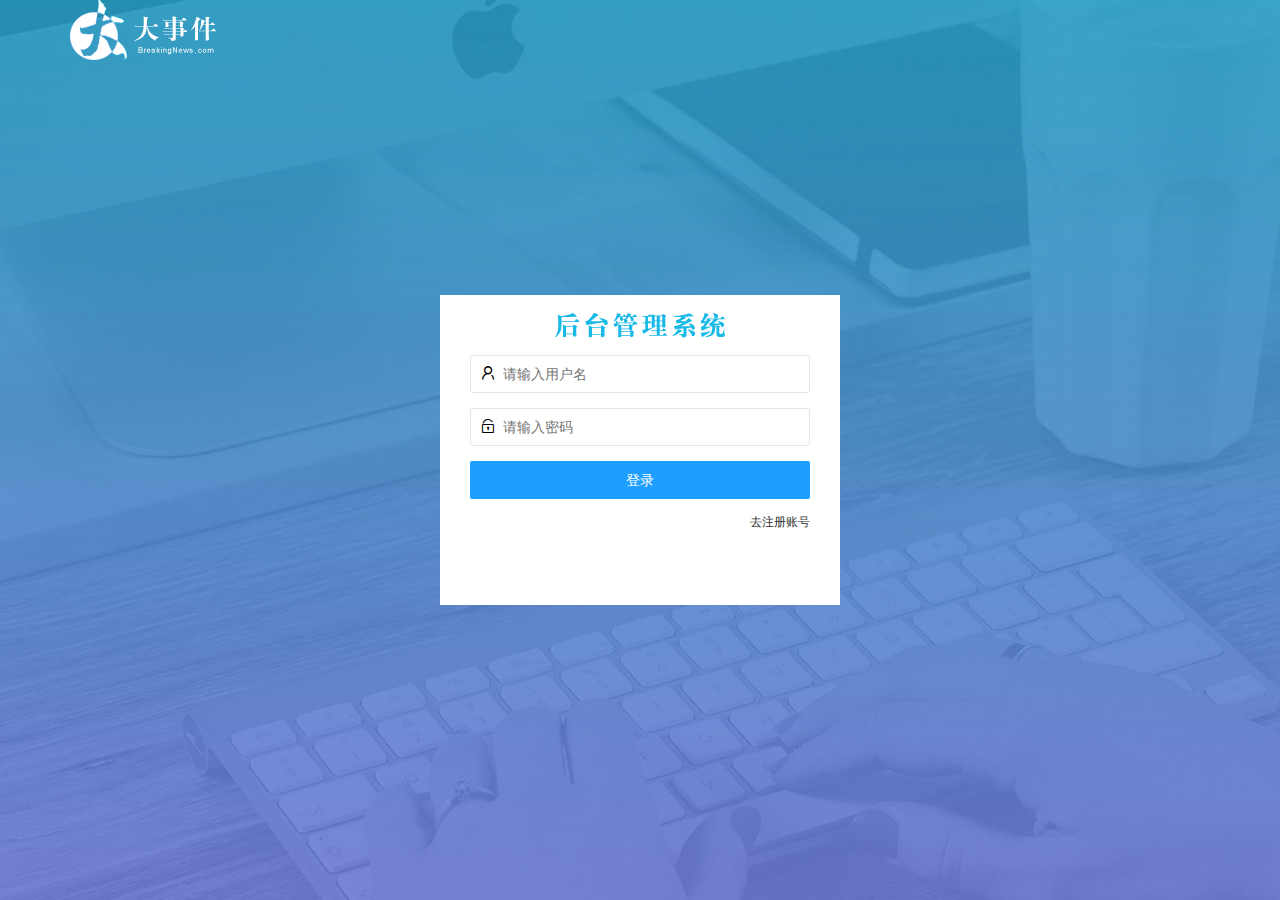
<file: login.html>
<!DOCTYPE html>
<html lang="en">

<head>
    <meta charset="UTF-8" />
    <meta name="viewport" content="width=device-width, initial-scale=1.0" />
    <title>大事件-登录/注册</title>
    <!-- 导入 LayUI 的样式 -->
    <link rel="stylesheet" href="assets/lib/layui/css/layui.css" />
    <!-- 导入自己的样式表 -->
    <link rel="stylesheet" href="assets/css/login.css" />
</head>

<body>
    <!-- 头部的 Logo 区域 -->
    <div class="layui-main">
        <img src="assets/images/logo.png" alt="" />
    </div>

    <!-- 登录注册区域 -->
    <div class="loginAndRegBox">
        <div class="title-box"></div>
        <!-- 登录的div -->
        <div class="login-box">
            <!-- 登录的表单 -->
            <form class="layui-form" id="form_login">
                <!-- 用户名 -->
                <div class="layui-form-item">
                    <i class="layui-icon layui-icon-username"></i>
                    <input type="text" name="username" required lay-verify="required" placeholder="请输入用户名"
                        autocomplete="off" class="layui-input" />
                </div>
                <!-- 密码 -->
                <div class="layui-form-item">
                    <i class="layui-icon layui-icon-password"></i>
                    <input type="password" name="password" required lay-verify="required|pwd" placeholder="请输入密码"
                        autocomplete="off" class="layui-input" />
                </div>
                <!-- 登录按钮 -->
                <div class="layui-form-item">
                    <!-- 注意：表单提交按钮和普通按钮的区别，就是 lay-submit 属性 -->
                    <button class="layui-btn layui-btn-fluid layui-btn-normal" lay-submit>登录</button>
                </div>
                <div class="layui-form-item links">
                    <a href="javascript:;" id="link_reg">去注册账号</a>
                </div>
            </form>
        </div>
        <!-- 注册的div -->
        <div class="reg-box">
            <!-- 注册的表单 -->
            <form class="layui-form" id="form_reg">
                <!-- 用户名 -->
                <div class="layui-form-item">
                    <i class="layui-icon layui-icon-username"></i>
                    <input type="text" name="username" required lay-verify="required" placeholder="请输入用户名"
                        autocomplete="off" class="layui-input" />
                </div>
                <!-- 密码 -->
                <div class="layui-form-item">
                    <i class="layui-icon layui-icon-password"></i>
                    <input type="password" name="password" required lay-verify="required|pwd" placeholder="请输入密码"
                        autocomplete="off" class="layui-input" />
                </div>
                <!-- 密码确认框 -->
                <div class="layui-form-item">
                    <i class="layui-icon layui-icon-password"></i>
                    <input type="password" name="repassword" required lay-verify="required|pwd|repwd"
                        placeholder="再次确认密码" autocomplete="off" class="layui-input" />
                </div>
                <!-- 注册按钮 -->
                <div class="layui-form-item">
                    <!-- 注意：表单提交按钮和普通按钮的区别，就是 lay-submit 属性 -->
                    <button class="layui-btn layui-btn-fluid layui-btn-normal" lay-submit>注册</button>
                </div>
                <div class="layui-form-item links">
                    <a href="javascript:;" id="link_login">去登录</a>
                </div>
            </form>
        </div>
    </div>

    <!-- 导入 Layui 的JS文件 -->
    <script src="assets/lib/layui/layui.all.js"></script>
    <!-- 导入 JQuery -->
    <script src="assets/lib/jquery.js"></script>
    <!-- 导入自己封装的 baseAPI.js -->
    <script src="assets/js/baseAPI.js"></script>
    <!-- 导入自己的 JavaScript 脚本 -->
    <script src="assets/js/login.js"></script>
</body>

</html>
</file>
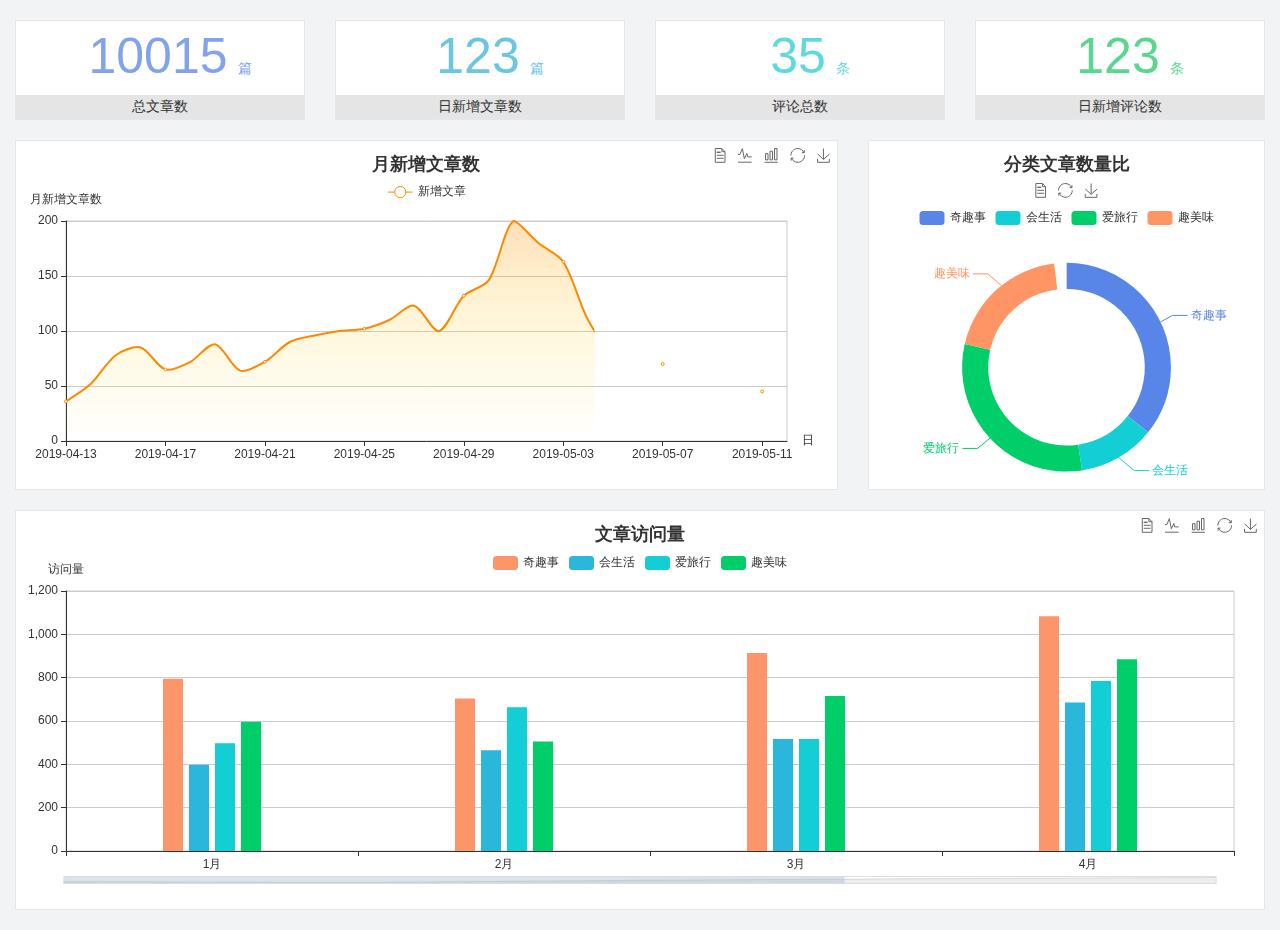
<file: home/dashboard.html>
<!DOCTYPE html>
<html lang="en">

<head>
  <meta charset="UTF-8">
  <meta name="viewport" content="width=device-width, initial-scale=1.0">
  <meta http-equiv="X-UA-Compatible" content="ie=edge">
  <title>图表统计</title>
  <link rel="stylesheet" href="../assets/lib/bootstrap.css" />
  <link rel="stylesheet" href="../assets/lib/main.css" />
  <script src="../assets/lib/jquery.js"></script>
  <script type="text/javascript" src="../assets/lib/echarts.min.js"></script>
</head>

<body>
  <div class="container-fluid">
    <div class="row spannel_list">
      <div class="col-sm-3 col-xs-6">
        <div class="spannel">
          <em>10015</em><span>篇</span>
          <b>总文章数</b>
        </div>
      </div>
      <div class="col-sm-3 col-xs-6">
        <div class="spannel scolor01">
          <em>123</em><span>篇</span>
          <b>日新增文章数</b>
        </div>
      </div>
      <div class="col-sm-3 col-xs-6">
        <div class="spannel scolor02">
          <em>35</em><span>条</span>
          <b>评论总数</b>
        </div>
      </div>
      <div class="col-sm-3 col-xs-6">
        <div class="spannel scolor03">
          <em>123</em><span>条</span>
          <b>日新增评论数</b>
        </div>
      </div>
    </div>
  </div>

  <div class="container-fluid">
    <div class="row curve-pie">
      <div class="col-lg-8 col-md-8">
        <div class="gragh_pannel" id="curve_show"></div>
      </div>
      <div class="col-lg-4 col-md-4">
        <div class="gragh_pannel" id="pie_show"></div>
      </div>
    </div>
  </div>

  <div class="container-fluid">
    <div class="column_pannel" id="column_show"></div>
  </div>

  <script>
    var oChart = echarts.init(document.getElementById('curve_show'));
    var aList_all = [
      { 'count': 36, 'date': '2019-04-13' },
      { 'count': 52, 'date': '2019-04-14' },
      { 'count': 78, 'date': '2019-04-15' },
      { 'count': 85, 'date': '2019-04-16' },
      { 'count': 65, 'date': '2019-04-17' },
      { 'count': 72, 'date': '2019-04-18' },
      { 'count': 88, 'date': '2019-04-19' },
      { 'count': 64, 'date': '2019-04-20' },
      { 'count': 72, 'date': '2019-04-21' },
      { 'count': 90, 'date': '2019-04-22' },
      { 'count': 96, 'date': '2019-04-23' },
      { 'count': 100, 'date': '2019-04-24' },
      { 'count': 102, 'date': '2019-04-25' },
      { 'count': 110, 'date': '2019-04-26' },
      { 'count': 123, 'date': '2019-04-27' },
      { 'count': 100, 'date': '2019-04-28' },
      { 'count': 132, 'date': '2019-04-29' },
      { 'count': 146, 'date': '2019-04-30' },
      { 'count': 200, 'date': '2019-05-01' },
      { 'count': 180, 'date': '2019-05-02' },
      { 'count': 163, 'date': '2019-05-03' },
      { 'count': 110, 'date': '2019-05-04' },
      { 'count': 80, 'date': '2019-05-05' },
      { 'count': 82, 'date': '2019-05-06' },
      { 'count': 70, 'date': '2019-05-07' },
      { 'count': 65, 'date': '2019-05-08' },
      { 'count': 54, 'date': '2019-05-09' },
      { 'count': 40, 'date': '2019-05-10' },
      { 'count': 45, 'date': '2019-05-11' },
      { 'count': 38, 'date': '2019-05-12' },
    ];

    let aCount = [];
    let aDate = [];

    for (var i = 0; i < aList_all.length; i++) {
      aCount.push(aList_all[i].count);
      aDate.push(aList_all[i].date);
    }

    var chartopt = {
      title: {
        text: '月新增文章数',
        left: 'center',
        top: '10'
      },
      tooltip: {
        trigger: 'axis'
      },
      legend: {
        data: ['新增文章'],
        top: '40'
      },
      toolbox: {
        show: true,
        feature: {
          mark: { show: true },
          dataView: { show: true, readOnly: false },
          magicType: { show: true, type: ['line', 'bar'] },
          restore: { show: true },
          saveAsImage: { show: true }
        }
      },
      calculable: true,
      xAxis: [
        {
          name: '日',
          type: 'category',
          boundaryGap: false,
          data: aDate
        }
      ],
      yAxis: [
        {
          name: '月新增文章数',
          type: 'value'
        }
      ],
      series: [
        {
          name: '新增文章',
          type: 'line',
          smooth: true,
          itemStyle: { normal: { areaStyle: { type: 'default' }, color: '#f80' }, lineStyle: { color: '#f80' } },
          data: aCount
        }],
      areaStyle: {
        normal: {
          color: new echarts.graphic.LinearGradient(0, 0, 0, 1, [{
            offset: 0,
            color: 'rgba(255,136,0,0.39)'
          }, {
            offset: .34,
            color: 'rgba(255,180,0,0.25)'
          }, {
            offset: 1,
            color: 'rgba(255,222,0,0.00)'
          }])

        }
      },
      grid: {
        show: true,
        x: 50,
        x2: 50,
        y: 80,
        height: 220
      }
    };

    oChart.setOption(chartopt);


    var oPie = echarts.init(document.getElementById('pie_show'));
    var oPieopt =
    {
      title: {
        top: 10,
        text: '分类文章数量比',
        x: 'center'
      },
      tooltip: {
        trigger: 'item',
        formatter: "{a} <br/>{b} : {c} ({d}%)"
      },
      color: ['#5885e8', '#13cfd5', '#00ce68', '#ff9565'],
      legend: {
        x: 'center',
        top: 65,
        data: ['奇趣事', '会生活', '爱旅行', '趣美味']
      },
      toolbox: {
        show: true,
        x: 'center',
        top: 35,
        feature: {
          mark: { show: true },
          dataView: { show: true, readOnly: false },
          magicType: {
            show: true,
            type: ['pie', 'funnel'],
            option: {
              funnel: {
                x: '25%',
                width: '50%',
                funnelAlign: 'left',
                max: 1548
              }
            }
          },
          restore: { show: true },
          saveAsImage: { show: true }
        }
      },
      calculable: true,
      series: [
        {
          name: '访问来源',
          type: 'pie',
          radius: ['45%', '60%'],
          center: ['50%', '65%'],
          data: [
            { value: 300, name: '奇趣事' },
            { value: 100, name: '会生活' },
            { value: 260, name: '爱旅行' },
            { value: 180, name: '趣美味' }
          ]
        }
      ]
    };
    oPie.setOption(oPieopt);



    var oColumn = this.echarts.init(document.getElementById('column_show'));
    var oColumnopt =
    {
      title: {
        text: '文章访问量',
        left: 'center',
        top: '10'
      },
      tooltip: {
        trigger: 'axis'
      },
      legend: {
        data: ['奇趣事', '会生活', '爱旅行', '趣美味'],
        top: '40'
      },
      toolbox: {
        show: true,
        feature: {
          mark: { show: true },
          dataView: { show: true, readOnly: false },
          magicType: { show: true, type: ['line', 'bar'] },
          restore: { show: true },
          saveAsImage: { show: true }
        }
      },
      calculable: true,
      xAxis: [
        {
          type: 'category',
          data: ['1月', '2月', '3月', '4月', '5月']
        }
      ],
      yAxis: [
        {
          name: '访问量',
          type: 'value'
        }
      ],
      series: [
        {
          name: '奇趣事',
          type: 'bar',
          barWidth: 20,
          itemStyle: {
            normal: { areaStyle: { type: 'default' }, color: '#fd956a' }
          },
          data: [800, 708, 920, 1090, 1200]
        },
        {
          name: '会生活',
          type: 'bar',
          barWidth: 20,
          itemStyle: {
            normal: { areaStyle: { type: 'default' }, color: '#2bb6db' }
          },
          data: [400, 468, 520, 690, 800]
        },
        {
          name: '爱旅行',
          type: 'bar',
          barWidth: 20,
          itemStyle: {
            normal: { areaStyle: { type: 'default' }, color: '#13cfd5' }
          },
          data: [500, 668, 520, 790, 900]
        },
        {
          name: '趣美味',
          type: 'bar',
          barWidth: 20,
          itemStyle: {
            normal: { areaStyle: { type: 'default' }, color: '#00ce68' }
          },
          data: [600, 508, 720, 890, 1000]
        }
      ],
      grid: {
        show: true,
        x: 50,
        x2: 30,
        y: 80,
        height: 260
      },
      dataZoom: [//给x轴设置滚动条
        {
          start: 0,//默认为0
          end: 100 - 1000 / 31,//默认为100
          type: 'slider',
          show: true,
          xAxisIndex: [0],
          handleSize: 0,//滑动条的 左右2个滑动条的大小
          height: 8,//组件高度
          left: 45, //左边的距离
          right: 50,//右边的距离
          bottom: 26,//右边的距离
          handleColor: '#ddd',//h滑动图标的颜色
          handleStyle: {
            borderColor: "#cacaca",
            borderWidth: "1",
            shadowBlur: 2,
            background: "#ddd",
            shadowColor: "#ddd",
          }
        }]
    };
    oColumn.setOption(oColumnopt);
  </script>
</body>

</html>
</file>
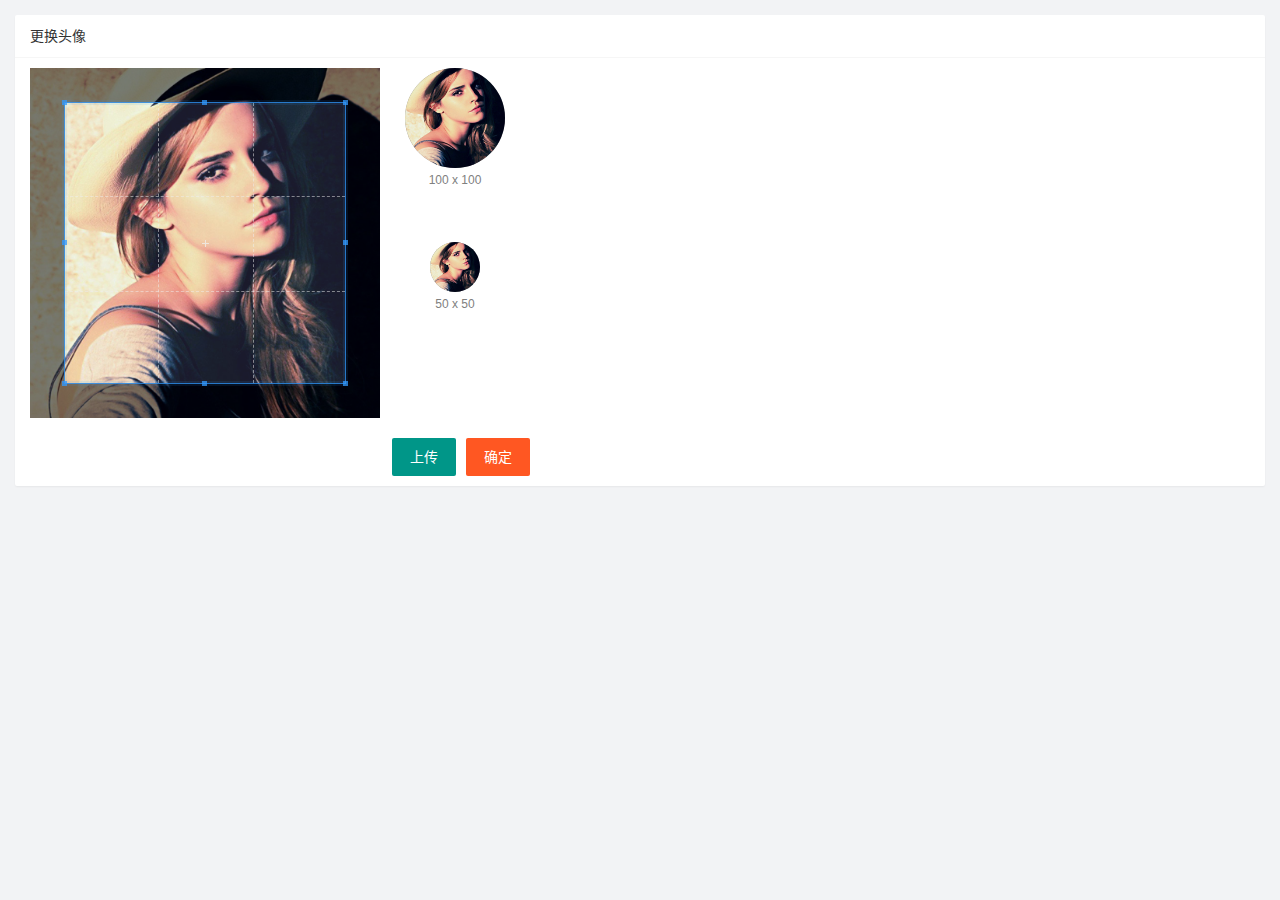
<file: user/user_avatar.html>
<!DOCTYPE html>
<html lang="zh-CN">

<head>
    <meta charset="UTF-8">
    <meta name="viewport" content="width=device-width, initial-scale=1.0">
    <title>Document</title>
    <link rel="stylesheet" href="../assets/lib/layui/css/layui.css">
    <link rel="stylesheet" href="../assets/lib/cropper/cropper.css">
    <link rel="stylesheet" href="../assets/css/user/user_avatar.css">
</head>

<body>
    <!-- 卡片区域 -->
    <div class="layui-card">
        <div class="layui-card-header">更换头像</div>
        <div class="layui-card-body">
            <!-- 第一行的图片裁剪和预览区域 -->
            <div class="row1">
                <!-- 图片裁剪区域 -->
                <div class="cropper-box">
                    <!-- 这个 img 标签很重要，将来会把它初始化为裁剪区域 -->
                    <img id="image" src="/assets/images/sample.jpg" />
                </div>
                <!-- 图片的预览区域 -->
                <div class="preview-box">
                    <div>
                        <!-- 宽高为 100px 的预览区域 -->
                        <div class="img-preview w100"></div>
                        <p class="size">100 x 100</p>
                    </div>
                    <div>
                        <!-- 宽高为 50px 的预览区域 -->
                        <div class="img-preview w50"></div>
                        <p class="size">50 x 50</p>
                    </div>
                </div>
            </div>

            <!-- 第二行的按钮区域 -->
            <div class="row2">
                <!-- 通过 accept 属性，可以指定，允许用户选择什么类型的文件 -->
                <input type="file" id="file" accept="image/png,image/jpeg" />
                <button type="button" class="layui-btn" id="btnChooseImage">上传</button>
                <button type="button" class="layui-btn layui-btn-danger" id="btnUpload">确定</button>
            </div>
        </div>
        <script src="../assets/lib/layui/layui.all.js"></script>
        <script src="../assets/lib/jquery.js"></script>
        <script src="../assets/lib/cropper/Cropper.js"></script>
        <script src="../assets/lib/cropper/jquery-cropper.js"></script>
        <script src="../assets/js/baseAPI.js"></script>
        <script src="../assets/js/suer/user_avatar.js"></script>
</body>

</html>
</file>
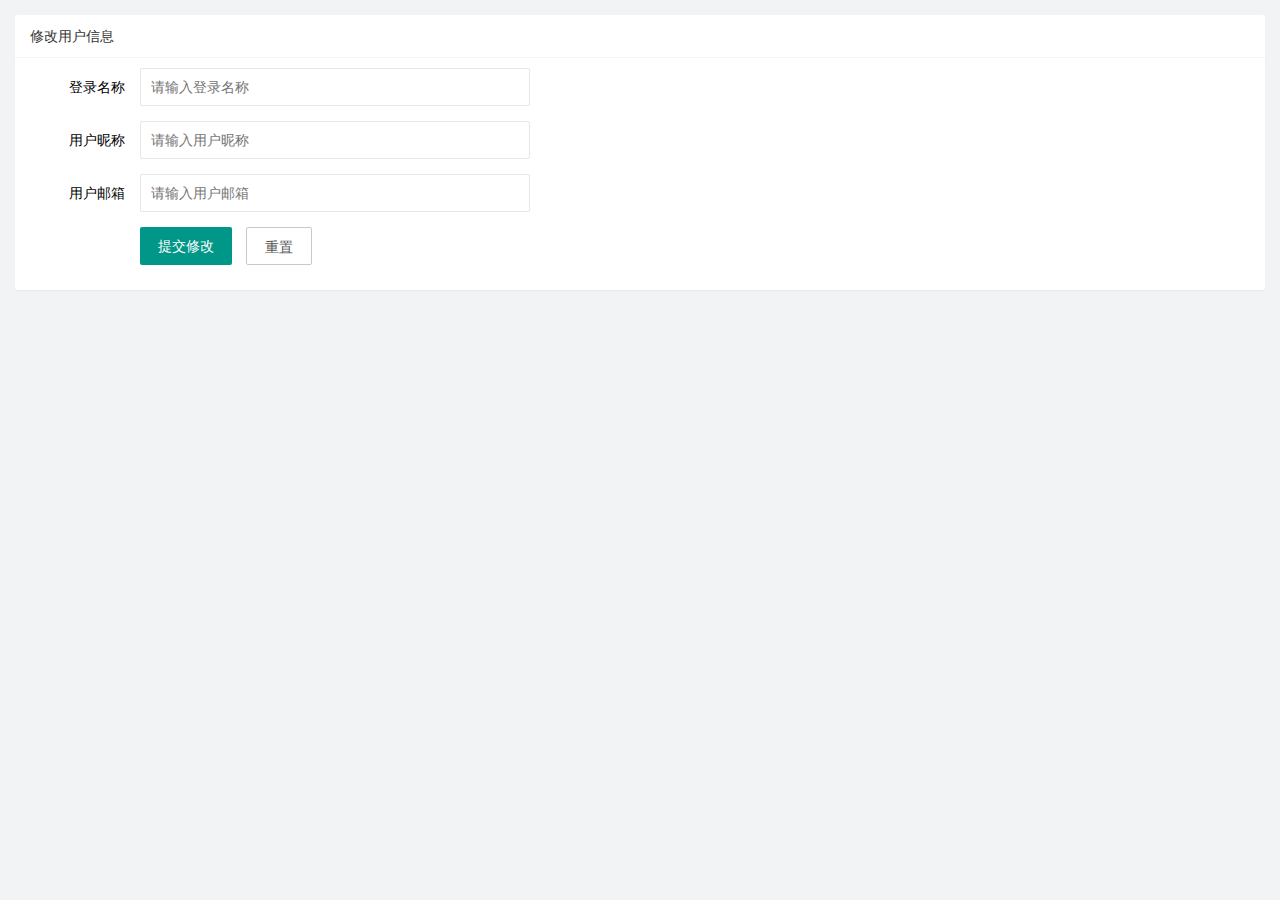
<file: user/user_info.html>
<!DOCTYPE html>
<html lang="en">

<head>
    <meta charset="UTF-8" />
    <meta name="viewport" content="width=device-width, initial-scale=1.0" />
    <title>Document</title>
    <!-- 导入 layui 的样式 -->
    <link rel="stylesheet" href="../assets/lib/layui/css/layui.css" />
    <!-- 导入自己的样式 -->
    <link rel="stylesheet" href="../assets/css/user/user_info.css" />
</head>

<body>
    <!-- 卡片区域 -->
    <div class="layui-card">
        <div class="layui-card-header">修改用户信息</div>
        <div class="layui-card-body">
            <!-- form 表单区域 -->
            <form class="layui-form" lay-filter="formUserInfo">
                <!-- 这是隐藏域 -->
                <input type="hidden" name="id" value="" />
                <div class="layui-form-item">
                    <label class="layui-form-label">登录名称</label>
                    <div class="layui-input-block">
                        <input type="text" name="username" required lay-verify="required" placeholder="请输入登录名称"
                            autocomplete="off" class="layui-input" readonly />
                    </div>
                </div>
                <div class="layui-form-item">
                    <label class="layui-form-label">用户昵称</label>
                    <div class="layui-input-block">
                        <input type="text" name="nickname" required lay-verify="required|nickname" placeholder="请输入用户昵称"
                            autocomplete="off" class="layui-input uname" />
                    </div>
                </div>
                <div class="layui-form-item">
                    <label class="layui-form-label">用户邮箱</label>
                    <div class="layui-input-block">
                        <input type="text" name="email" required lay-verify="required|email" placeholder="请输入用户邮箱"
                            autocomplete="off" class="layui-input email" />
                    </div>
                </div>
                <div class="layui-form-item">
                    <div class="layui-input-block">
                        <button class="layui-btn" lay-submit lay-filter="formDemo">提交修改</button>
                        <button type="reset" class="layui-btn layui-btn-primary" id="btnReset">重置</button>
                    </div>
                </div>
            </form>
        </div>
    </div>

    <!-- 导入 layui 的 js -->
    <script src="../assets/lib/layui/layui.all.js"></script>
    <!-- 导入 jquery -->
    <script src="../assets/lib/jquery.js"></script>
    <!-- 导入 baseAPI -->
    <script src="../assets/js/baseAPI.js"></script>
    <!-- 导入自己的 js -->
    <script src="../assets/js/suer/user_info.js"></script>
</body>

</html>
</file>
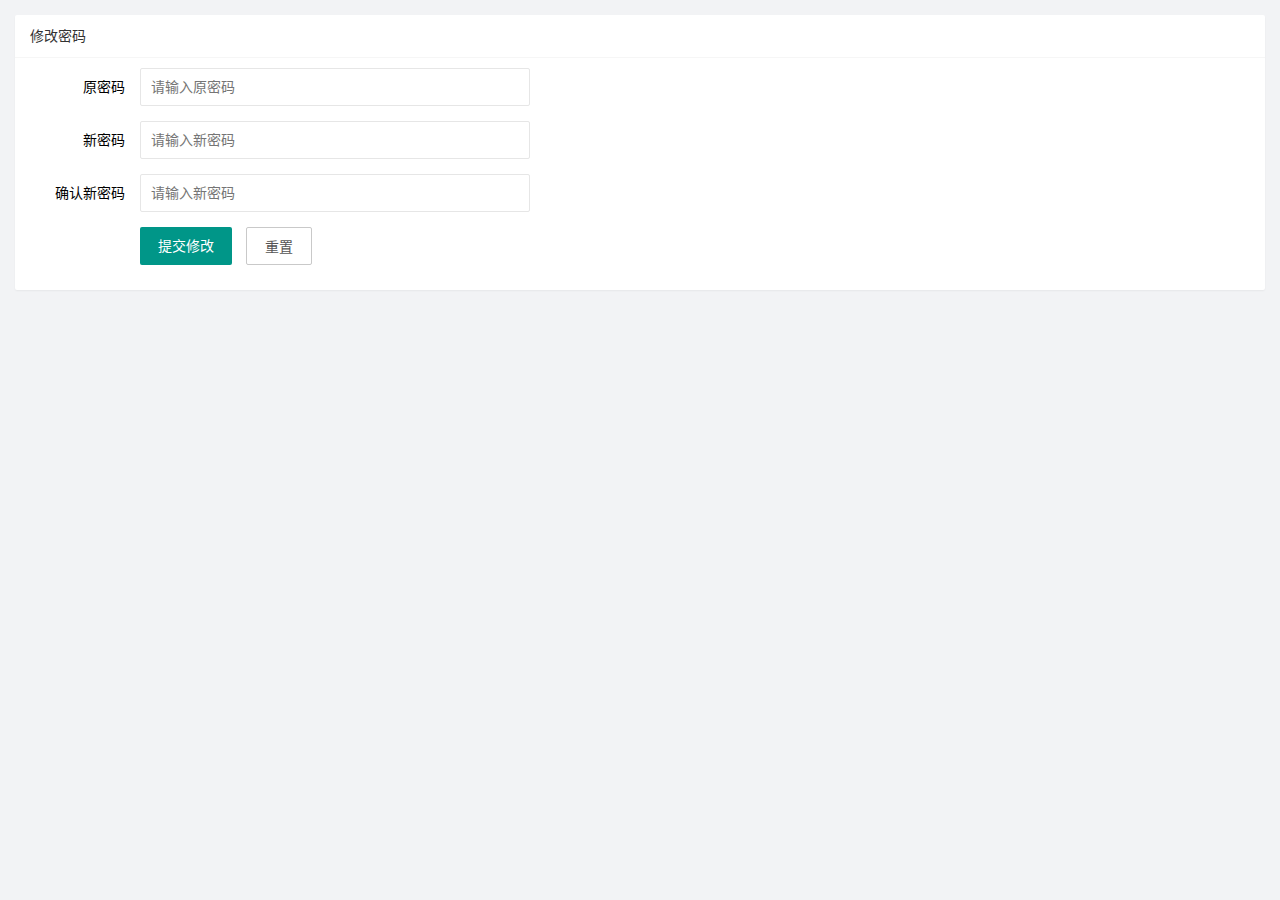
<file: user/user_pwd.html>
<!DOCTYPE html>
<html lang="zh-CN">

<head>
    <meta charset="UTF-8">
    <meta name="viewport" content="width=device-width, initial-scale=1.0">
    <title>Document</title>
    <link rel="stylesheet" href="../assets/lib/layui/css/layui.css">
    <link rel="stylesheet" href="../assets/css/user/user_info.css">
</head>

<body>
    <div class="layui-card">
        <div class="layui-card-header">修改密码</div>
        <div class="layui-card-body">
            <!-- form 表单区域 -->
            <form class="layui-form" lay-filter="formUserInfo">
                <!-- 这是隐藏域 -->
                <input type="hidden" name="id" value="" />
                <div class="layui-form-item">
                    <label class="layui-form-label">原密码</label>
                    <div class="layui-input-block">
                        <input type="password" name="oldPwd" required lay-verify="required|pwd" placeholder="请输入原密码"
                            autocomplete="off" class="layui-input" />
                    </div>
                </div>
                <div class="layui-form-item">
                    <label class="layui-form-label">新密码</label>
                    <div class="layui-input-block">
                        <input type="password" name="newPwd" required lay-verify="required|pwd|sampwd"
                            placeholder="请输入新密码" autocomplete="off" class="layui-input" />
                    </div>
                </div>
                <div class="layui-form-item">
                    <label class="layui-form-label">确认新密码</label>
                    <div class="layui-input-block">
                        <input type="password" name="rePwd" required lay-verify="required|pwd|repwd"
                            placeholder="请输入新密码" autocomplete="off" class="layui-input" />
                    </div>
                </div>
                <div class="layui-form-item">
                    <div class="layui-input-block">
                        <button class="layui-btn" lay-submit lay-filter="formDemo">提交修改</button>
                        <button type="reset" class="layui-btn layui-btn-primary" id="btnReset">重置</button>
                    </div>
                </div>
            </form>
        </div>
    </div>
    <script src="../assets/lib/layui/layui.all.js"></script>
    <script src="../assets/lib/jquery.js"></script>
    <script src="../assets/js/baseAPI.js"></script>
    <script src="../assets/js/suer/user_pwd.js"></script>
</body>

</html>
</file>
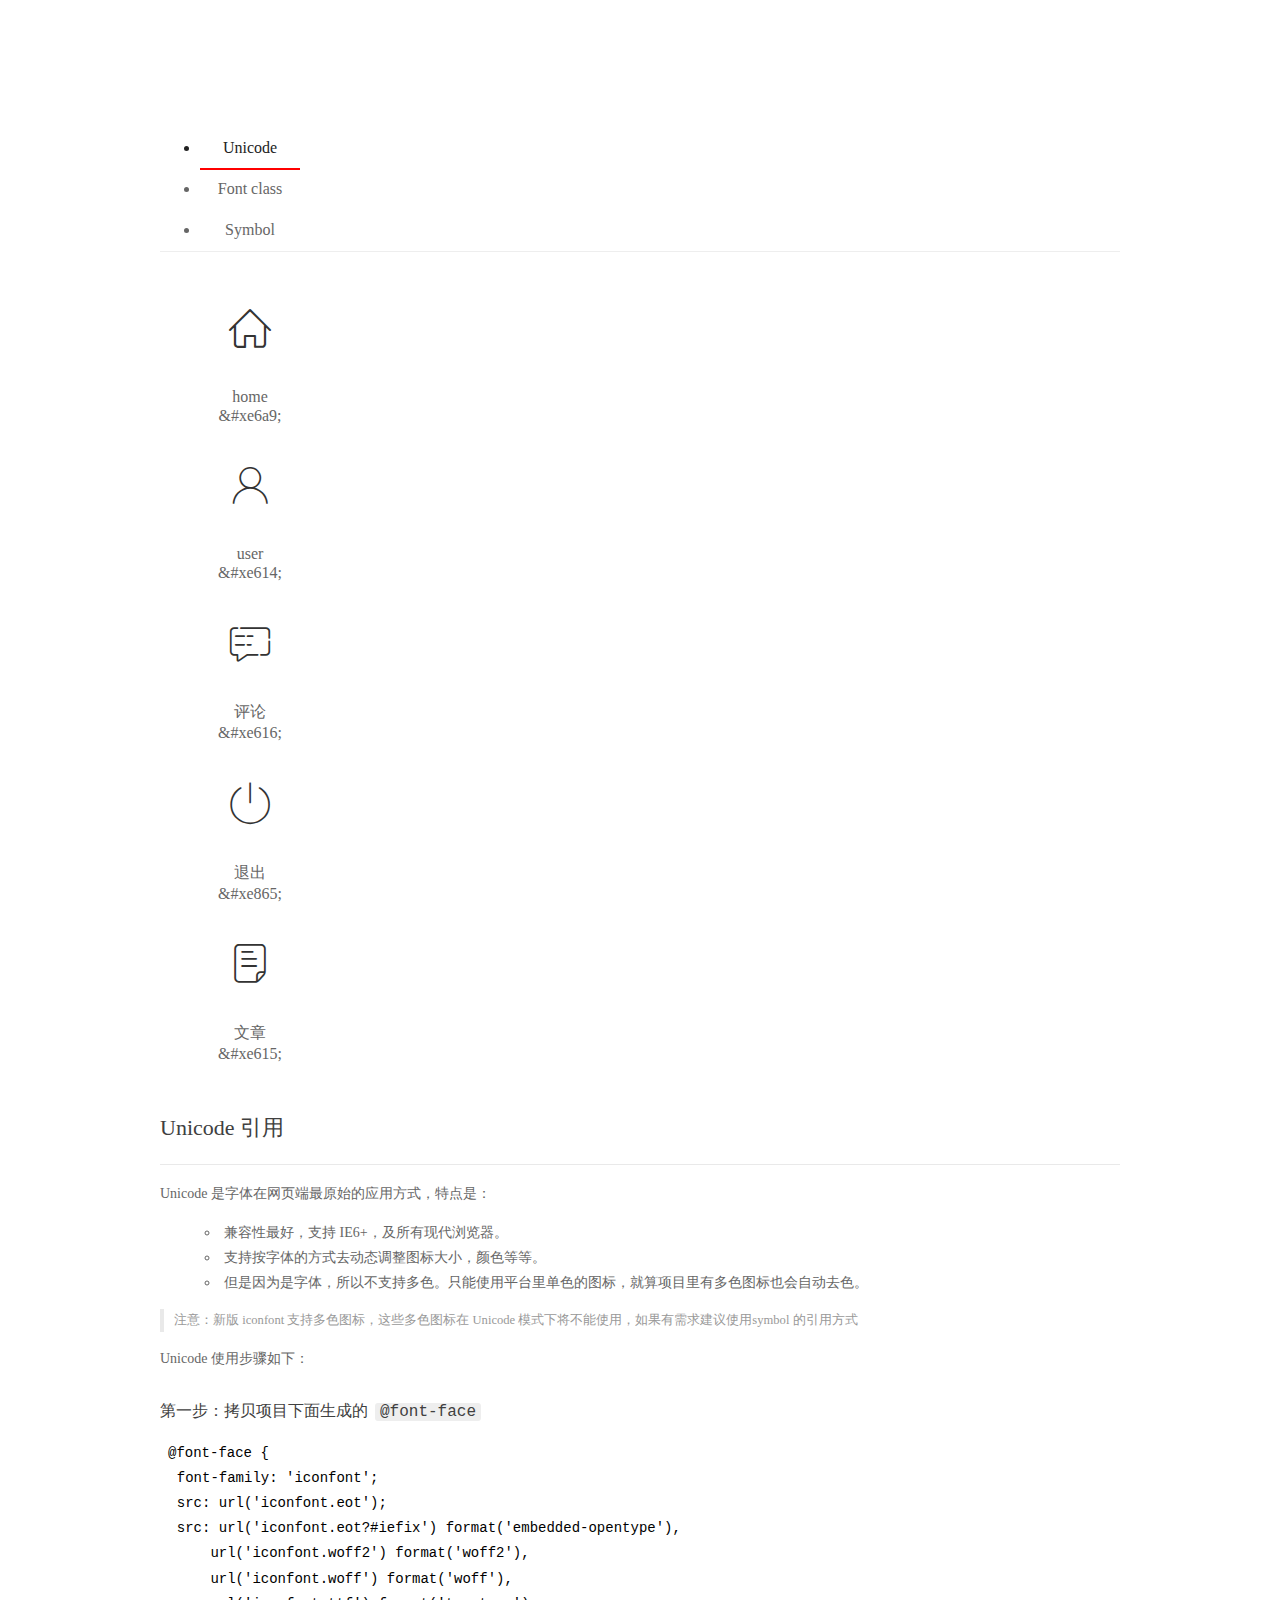
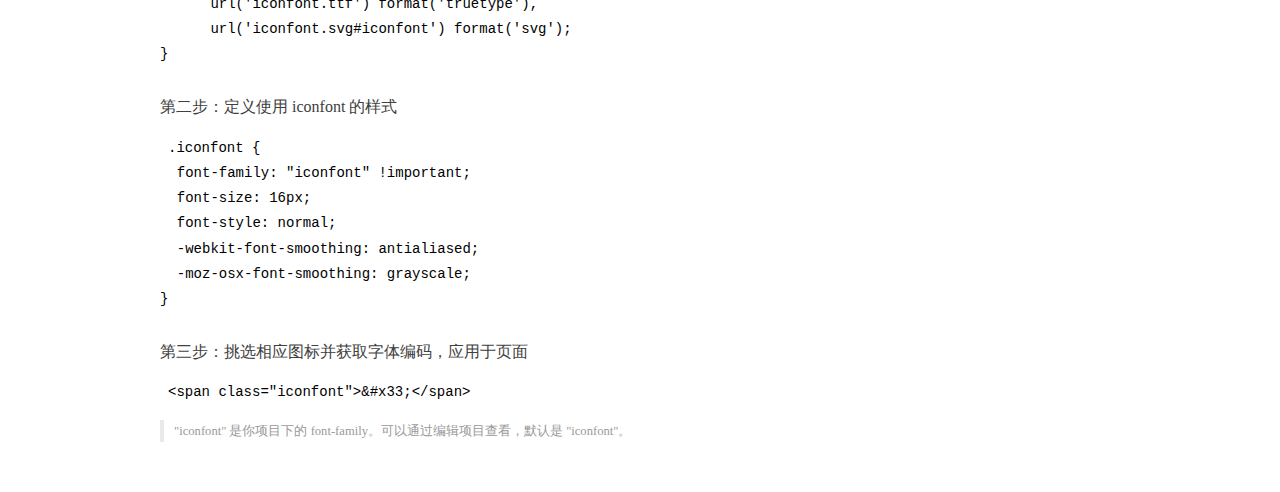
<file: assets/fonts/demo_index.html>
<!DOCTYPE html>
<html>
<head>
  <meta charset="utf-8"/>
  <title>IconFont Demo</title>
  <link rel="shortcut icon" href="https://gtms04.alicdn.com/tps/i4/TB1_oz6GVXXXXaFXpXXJDFnIXXX-64-64.ico" type="image/x-icon"/>
  <link rel="stylesheet" href="https://g.alicdn.com/thx/cube/1.3.2/cube.min.css">
  <link rel="stylesheet" href="demo.css">
  <link rel="stylesheet" href="iconfont.css">
  <script src="iconfont.js"></script>
  <!-- jQuery -->
  <script src="https://a1.alicdn.com/oss/uploads/2018/12/26/7bfddb60-08e8-11e9-9b04-53e73bb6408b.js"></script>
  <!-- 代码高亮 -->
  <script src="https://a1.alicdn.com/oss/uploads/2018/12/26/a3f714d0-08e6-11e9-8a15-ebf944d7534c.js"></script>
</head>
<body>
  <div class="main">
    <h1 class="logo"><a href="https://www.iconfont.cn/" title="iconfont 首页" target="_blank">&#xe86b;</a></h1>
    <div class="nav-tabs">
      <ul id="tabs" class="dib-box">
        <li class="dib active"><span>Unicode</span></li>
        <li class="dib"><span>Font class</span></li>
        <li class="dib"><span>Symbol</span></li>
      </ul>
      
    </div>
    <div class="tab-container">
      <div class="content unicode" style="display: block;">
          <ul class="icon_lists dib-box">
          
            <li class="dib">
              <span class="icon iconfont">&#xe6a9;</span>
                <div class="name">home</div>
                <div class="code-name">&amp;#xe6a9;</div>
              </li>
          
            <li class="dib">
              <span class="icon iconfont">&#xe614;</span>
                <div class="name">user</div>
                <div class="code-name">&amp;#xe614;</div>
              </li>
          
            <li class="dib">
              <span class="icon iconfont">&#xe616;</span>
                <div class="name">评论</div>
                <div class="code-name">&amp;#xe616;</div>
              </li>
          
            <li class="dib">
              <span class="icon iconfont">&#xe865;</span>
                <div class="name">退出</div>
                <div class="code-name">&amp;#xe865;</div>
              </li>
          
            <li class="dib">
              <span class="icon iconfont">&#xe615;</span>
                <div class="name">文章</div>
                <div class="code-name">&amp;#xe615;</div>
              </li>
          
          </ul>
          <div class="article markdown">
          <h2 id="unicode-">Unicode 引用</h2>
          <hr>

          <p>Unicode 是字体在网页端最原始的应用方式，特点是：</p>
          <ul>
            <li>兼容性最好，支持 IE6+，及所有现代浏览器。</li>
            <li>支持按字体的方式去动态调整图标大小，颜色等等。</li>
            <li>但是因为是字体，所以不支持多色。只能使用平台里单色的图标，就算项目里有多色图标也会自动去色。</li>
          </ul>
          <blockquote>
            <p>注意：新版 iconfont 支持多色图标，这些多色图标在 Unicode 模式下将不能使用，如果有需求建议使用symbol 的引用方式</p>
          </blockquote>
          <p>Unicode 使用步骤如下：</p>
          <h3 id="-font-face">第一步：拷贝项目下面生成的 <code>@font-face</code></h3>
<pre><code class="language-css"
>@font-face {
  font-family: 'iconfont';
  src: url('iconfont.eot');
  src: url('iconfont.eot?#iefix') format('embedded-opentype'),
      url('iconfont.woff2') format('woff2'),
      url('iconfont.woff') format('woff'),
      url('iconfont.ttf') format('truetype'),
      url('iconfont.svg#iconfont') format('svg');
}
</code></pre>
          <h3 id="-iconfont-">第二步：定义使用 iconfont 的样式</h3>
<pre><code class="language-css"
>.iconfont {
  font-family: "iconfont" !important;
  font-size: 16px;
  font-style: normal;
  -webkit-font-smoothing: antialiased;
  -moz-osx-font-smoothing: grayscale;
}
</code></pre>
          <h3 id="-">第三步：挑选相应图标并获取字体编码，应用于页面</h3>
<pre>
<code class="language-html"
>&lt;span class="iconfont"&gt;&amp;#x33;&lt;/span&gt;
</code></pre>
          <blockquote>
            <p>"iconfont" 是你项目下的 font-family。可以通过编辑项目查看，默认是 "iconfont"。</p>
          </blockquote>
          </div>
      </div>
      <div class="content font-class">
        <ul class="icon_lists dib-box">
          
          <li class="dib">
            <span class="icon iconfont icon-home"></span>
            <div class="name">
              home
            </div>
            <div class="code-name">.icon-home
            </div>
          </li>
          
          <li class="dib">
            <span class="icon iconfont icon-user"></span>
            <div class="name">
              user
            </div>
            <div class="code-name">.icon-user
            </div>
          </li>
          
          <li class="dib">
            <span class="icon iconfont icon-pinglun"></span>
            <div class="name">
              评论
            </div>
            <div class="code-name">.icon-pinglun
            </div>
          </li>
          
          <li class="dib">
            <span class="icon iconfont icon-tuichu"></span>
            <div class="name">
              退出
            </div>
            <div class="code-name">.icon-tuichu
            </div>
          </li>
          
          <li class="dib">
            <span class="icon iconfont icon-16"></span>
            <div class="name">
              文章
            </div>
            <div class="code-name">.icon-16
            </div>
          </li>
          
        </ul>
        <div class="article markdown">
        <h2 id="font-class-">font-class 引用</h2>
        <hr>

        <p>font-class 是 Unicode 使用方式的一种变种，主要是解决 Unicode 书写不直观，语意不明确的问题。</p>
        <p>与 Unicode 使用方式相比，具有如下特点：</p>
        <ul>
          <li>兼容性良好，支持 IE8+，及所有现代浏览器。</li>
          <li>相比于 Unicode 语意明确，书写更直观。可以很容易分辨这个 icon 是什么。</li>
          <li>因为使用 class 来定义图标，所以当要替换图标时，只需要修改 class 里面的 Unicode 引用。</li>
          <li>不过因为本质上还是使用的字体，所以多色图标还是不支持的。</li>
        </ul>
        <p>使用步骤如下：</p>
        <h3 id="-fontclass-">第一步：引入项目下面生成的 fontclass 代码：</h3>
<pre><code class="language-html">&lt;link rel="stylesheet" href="./iconfont.css"&gt;
</code></pre>
        <h3 id="-">第二步：挑选相应图标并获取类名，应用于页面：</h3>
<pre><code class="language-html">&lt;span class="iconfont icon-xxx"&gt;&lt;/span&gt;
</code></pre>
        <blockquote>
          <p>"
            iconfont" 是你项目下的 font-family。可以通过编辑项目查看，默认是 "iconfont"。</p>
        </blockquote>
      </div>
      </div>
      <div class="content symbol">
          <ul class="icon_lists dib-box">
          
            <li class="dib">
                <svg class="icon svg-icon" aria-hidden="true">
                  <use xlink:href="#icon-home"></use>
                </svg>
                <div class="name">home</div>
                <div class="code-name">#icon-home</div>
            </li>
          
            <li class="dib">
                <svg class="icon svg-icon" aria-hidden="true">
                  <use xlink:href="#icon-user"></use>
                </svg>
                <div class="name">user</div>
                <div class="code-name">#icon-user</div>
            </li>
          
            <li class="dib">
                <svg class="icon svg-icon" aria-hidden="true">
                  <use xlink:href="#icon-pinglun"></use>
                </svg>
                <div class="name">评论</div>
                <div class="code-name">#icon-pinglun</div>
            </li>
          
            <li class="dib">
                <svg class="icon svg-icon" aria-hidden="true">
                  <use xlink:href="#icon-tuichu"></use>
                </svg>
                <div class="name">退出</div>
                <div class="code-name">#icon-tuichu</div>
            </li>
          
            <li class="dib">
                <svg class="icon svg-icon" aria-hidden="true">
                  <use xlink:href="#icon-16"></use>
                </svg>
                <div class="name">文章</div>
                <div class="code-name">#icon-16</div>
            </li>
          
          </ul>
          <div class="article markdown">
          <h2 id="symbol-">Symbol 引用</h2>
          <hr>

          <p>这是一种全新的使用方式，应该说这才是未来的主流，也是平台目前推荐的用法。相关介绍可以参考这篇<a href="">文章</a>
            这种用法其实是做了一个 SVG 的集合，与另外两种相比具有如下特点：</p>
          <ul>
            <li>支持多色图标了，不再受单色限制。</li>
            <li>通过一些技巧，支持像字体那样，通过 <code>font-size</code>, <code>color</code> 来调整样式。</li>
            <li>兼容性较差，支持 IE9+，及现代浏览器。</li>
            <li>浏览器渲染 SVG 的性能一般，还不如 png。</li>
          </ul>
          <p>使用步骤如下：</p>
          <h3 id="-symbol-">第一步：引入项目下面生成的 symbol 代码：</h3>
<pre><code class="language-html">&lt;script src="./iconfont.js"&gt;&lt;/script&gt;
</code></pre>
          <h3 id="-css-">第二步：加入通用 CSS 代码（引入一次就行）：</h3>
<pre><code class="language-html">&lt;style&gt;
.icon {
  width: 1em;
  height: 1em;
  vertical-align: -0.15em;
  fill: currentColor;
  overflow: hidden;
}
&lt;/style&gt;
</code></pre>
          <h3 id="-">第三步：挑选相应图标并获取类名，应用于页面：</h3>
<pre><code class="language-html">&lt;svg class="icon" aria-hidden="true"&gt;
  &lt;use xlink:href="#icon-xxx"&gt;&lt;/use&gt;
&lt;/svg&gt;
</code></pre>
          </div>
      </div>

    </div>
  </div>
  <script>
  $(document).ready(function () {
      $('.tab-container .content:first').show()

      $('#tabs li').click(function (e) {
        var tabContent = $('.tab-container .content')
        var index = $(this).index()

        if ($(this).hasClass('active')) {
          return
        } else {
          $('#tabs li').removeClass('active')
          $(this).addClass('active')

          tabContent.hide().eq(index).fadeIn()
        }
      })
    })
  </script>
</body>
</html>
</file>
<file: assets/lib/layui/css/layui.css>
/** layui-v2.5.5 MIT License By https://www.layui.com */
 .layui-inline,img{display:inline-block;vertical-align:middle}h1,h2,h3,h4,h5,h6{font-weight:400}.layui-edge,.layui-header,.layui-inline,.layui-main{position:relative}.layui-body,.layui-edge,.layui-elip{overflow:hidden}.layui-btn,.layui-edge,.layui-inline,img{vertical-align:middle}.layui-btn,.layui-disabled,.layui-icon,.layui-unselect{-moz-user-select:none;-webkit-user-select:none;-ms-user-select:none}.layui-elip,.layui-form-checkbox span,.layui-form-pane .layui-form-label{text-overflow:ellipsis;white-space:nowrap}.layui-breadcrumb,.layui-tree-btnGroup{visibility:hidden}blockquote,body,button,dd,div,dl,dt,form,h1,h2,h3,h4,h5,h6,input,li,ol,p,pre,td,textarea,th,ul{margin:0;padding:0;-webkit-tap-highlight-color:rgba(0,0,0,0)}a:active,a:hover{outline:0}img{border:none}li{list-style:none}table{border-collapse:collapse;border-spacing:0}h4,h5,h6{font-size:100%}button,input,optgroup,option,select,textarea{font-family:inherit;font-size:inherit;font-style:inherit;font-weight:inherit;outline:0}pre{white-space:pre-wrap;white-space:-moz-pre-wrap;white-space:-pre-wrap;white-space:-o-pre-wrap;word-wrap:break-word}body{line-height:24px;font:14px Helvetica Neue,Helvetica,PingFang SC,Tahoma,Arial,sans-serif}hr{height:1px;margin:10px 0;border:0;clear:both}a{color:#333;text-decoration:none}a:hover{color:#777}a cite{font-style:normal;*cursor:pointer}.layui-border-box,.layui-border-box *{box-sizing:border-box}.layui-box,.layui-box *{box-sizing:content-box}.layui-clear{clear:both;*zoom:1}.layui-clear:after{content:'\20';clear:both;*zoom:1;display:block;height:0}.layui-inline{*display:inline;*zoom:1}.layui-edge{display:inline-block;width:0;height:0;border-width:6px;border-style:dashed;border-color:transparent}.layui-edge-top{top:-4px;border-bottom-color:#999;border-bottom-style:solid}.layui-edge-right{border-left-color:#999;border-left-style:solid}.layui-edge-bottom{top:2px;border-top-color:#999;border-top-style:solid}.layui-edge-left{border-right-color:#999;border-right-style:solid}.layui-disabled,.layui-disabled:hover{color:#d2d2d2!important;cursor:not-allowed!important}.layui-circle{border-radius:100%}.layui-show{display:block!important}.layui-hide{display:none!important}@font-face{font-family:layui-icon;src:url(../font/iconfont.eot?v=250);src:url(../font/iconfont.eot?v=250#iefix) format('embedded-opentype'),url(../font/iconfont.woff2?v=250) format('woff2'),url(../font/iconfont.woff?v=250) format('woff'),url(../font/iconfont.ttf?v=250) format('truetype'),url(../font/iconfont.svg?v=250#layui-icon) format('svg')}.layui-icon{font-family:layui-icon!important;font-size:16px;font-style:normal;-webkit-font-smoothing:antialiased;-moz-osx-font-smoothing:grayscale}.layui-icon-reply-fill:before{content:"\e611"}.layui-icon-set-fill:before{content:"\e614"}.layui-icon-menu-fill:before{content:"\e60f"}.layui-icon-search:before{content:"\e615"}.layui-icon-share:before{content:"\e641"}.layui-icon-set-sm:before{content:"\e620"}.layui-icon-engine:before{content:"\e628"}.layui-icon-close:before{content:"\1006"}.layui-icon-close-fill:before{content:"\1007"}.layui-icon-chart-screen:before{content:"\e629"}.layui-icon-star:before{content:"\e600"}.layui-icon-circle-dot:before{content:"\e617"}.layui-icon-chat:before{content:"\e606"}.layui-icon-release:before{content:"\e609"}.layui-icon-list:before{content:"\e60a"}.layui-icon-chart:before{content:"\e62c"}.layui-icon-ok-circle:before{content:"\1005"}.layui-icon-layim-theme:before{content:"\e61b"}.layui-icon-table:before{content:"\e62d"}.layui-icon-right:before{content:"\e602"}.layui-icon-left:before{content:"\e603"}.layui-icon-cart-simple:before{content:"\e698"}.layui-icon-face-cry:before{content:"\e69c"}.layui-icon-face-smile:before{content:"\e6af"}.layui-icon-survey:before{content:"\e6b2"}.layui-icon-tree:before{content:"\e62e"}.layui-icon-upload-circle:before{content:"\e62f"}.layui-icon-add-circle:before{content:"\e61f"}.layui-icon-download-circle:before{content:"\e601"}.layui-icon-templeate-1:before{content:"\e630"}.layui-icon-util:before{content:"\e631"}.layui-icon-face-surprised:before{content:"\e664"}.layui-icon-edit:before{content:"\e642"}.layui-icon-speaker:before{content:"\e645"}.layui-icon-down:before{content:"\e61a"}.layui-icon-file:before{content:"\e621"}.layui-icon-layouts:before{content:"\e632"}.layui-icon-rate-half:before{content:"\e6c9"}.layui-icon-add-circle-fine:before{content:"\e608"}.layui-icon-prev-circle:before{content:"\e633"}.layui-icon-read:before{content:"\e705"}.layui-icon-404:before{content:"\e61c"}.layui-icon-carousel:before{content:"\e634"}.layui-icon-help:before{content:"\e607"}.layui-icon-code-circle:before{content:"\e635"}.layui-icon-water:before{content:"\e636"}.layui-icon-username:before{content:"\e66f"}.layui-icon-find-fill:before{content:"\e670"}.layui-icon-about:before{content:"\e60b"}.layui-icon-location:before{content:"\e715"}.layui-icon-up:before{content:"\e619"}.layui-icon-pause:before{content:"\e651"}.layui-icon-date:before{content:"\e637"}.layui-icon-layim-uploadfile:before{content:"\e61d"}.layui-icon-delete:before{content:"\e640"}.layui-icon-play:before{content:"\e652"}.layui-icon-top:before{content:"\e604"}.layui-icon-friends:before{content:"\e612"}.layui-icon-refresh-3:before{content:"\e9aa"}.layui-icon-ok:before{content:"\e605"}.layui-icon-layer:before{content:"\e638"}.layui-icon-face-smile-fine:before{content:"\e60c"}.layui-icon-dollar:before{content:"\e659"}.layui-icon-group:before{content:"\e613"}.layui-icon-layim-download:before{content:"\e61e"}.layui-icon-picture-fine:before{content:"\e60d"}.layui-icon-link:before{content:"\e64c"}.layui-icon-diamond:before{content:"\e735"}.layui-icon-log:before{content:"\e60e"}.layui-icon-rate-solid:before{content:"\e67a"}.layui-icon-fonts-del:before{content:"\e64f"}.layui-icon-unlink:before{content:"\e64d"}.layui-icon-fonts-clear:before{content:"\e639"}.layui-icon-triangle-r:before{content:"\e623"}.layui-icon-circle:before{content:"\e63f"}.layui-icon-radio:before{content:"\e643"}.layui-icon-align-center:before{content:"\e647"}.layui-icon-align-right:before{content:"\e648"}.layui-icon-align-left:before{content:"\e649"}.layui-icon-loading-1:before{content:"\e63e"}.layui-icon-return:before{content:"\e65c"}.layui-icon-fonts-strong:before{content:"\e62b"}.layui-icon-upload:before{content:"\e67c"}.layui-icon-dialogue:before{content:"\e63a"}.layui-icon-video:before{content:"\e6ed"}.layui-icon-headset:before{content:"\e6fc"}.layui-icon-cellphone-fine:before{content:"\e63b"}.layui-icon-add-1:before{content:"\e654"}.layui-icon-face-smile-b:before{content:"\e650"}.layui-icon-fonts-html:before{content:"\e64b"}.layui-icon-form:before{content:"\e63c"}.layui-icon-cart:before{content:"\e657"}.layui-icon-camera-fill:before{content:"\e65d"}.layui-icon-tabs:before{content:"\e62a"}.layui-icon-fonts-code:before{content:"\e64e"}.layui-icon-fire:before{content:"\e756"}.layui-icon-set:before{content:"\e716"}.layui-icon-fonts-u:before{content:"\e646"}.layui-icon-triangle-d:before{content:"\e625"}.layui-icon-tips:before{content:"\e702"}.layui-icon-picture:before{content:"\e64a"}.layui-icon-more-vertical:before{content:"\e671"}.layui-icon-flag:before{content:"\e66c"}.layui-icon-loading:before{content:"\e63d"}.layui-icon-fonts-i:before{content:"\e644"}.layui-icon-refresh-1:before{content:"\e666"}.layui-icon-rmb:before{content:"\e65e"}.layui-icon-home:before{content:"\e68e"}.layui-icon-user:before{content:"\e770"}.layui-icon-notice:before{content:"\e667"}.layui-icon-login-weibo:before{content:"\e675"}.layui-icon-voice:before{content:"\e688"}.layui-icon-upload-drag:before{content:"\e681"}.layui-icon-login-qq:before{content:"\e676"}.layui-icon-snowflake:before{content:"\e6b1"}.layui-icon-file-b:before{content:"\e655"}.layui-icon-template:before{content:"\e663"}.layui-icon-auz:before{content:"\e672"}.layui-icon-console:before{content:"\e665"}.layui-icon-app:before{content:"\e653"}.layui-icon-prev:before{content:"\e65a"}.layui-icon-website:before{content:"\e7ae"}.layui-icon-next:before{content:"\e65b"}.layui-icon-component:before{content:"\e857"}.layui-icon-more:before{content:"\e65f"}.layui-icon-login-wechat:before{content:"\e677"}.layui-icon-shrink-right:before{content:"\e668"}.layui-icon-spread-left:before{content:"\e66b"}.layui-icon-camera:before{content:"\e660"}.layui-icon-note:before{content:"\e66e"}.layui-icon-refresh:before{content:"\e669"}.layui-icon-female:before{content:"\e661"}.layui-icon-male:before{content:"\e662"}.layui-icon-password:before{content:"\e673"}.layui-icon-senior:before{content:"\e674"}.layui-icon-theme:before{content:"\e66a"}.layui-icon-tread:before{content:"\e6c5"}.layui-icon-praise:before{content:"\e6c6"}.layui-icon-star-fill:before{content:"\e658"}.layui-icon-rate:before{content:"\e67b"}.layui-icon-template-1:before{content:"\e656"}.layui-icon-vercode:before{content:"\e679"}.layui-icon-cellphone:before{content:"\e678"}.layui-icon-screen-full:before{content:"\e622"}.layui-icon-screen-restore:before{content:"\e758"}.layui-icon-cols:before{content:"\e610"}.layui-icon-export:before{content:"\e67d"}.layui-icon-print:before{content:"\e66d"}.layui-icon-slider:before{content:"\e714"}.layui-icon-addition:before{content:"\e624"}.layui-icon-subtraction:before{content:"\e67e"}.layui-icon-service:before{content:"\e626"}.layui-icon-transfer:before{content:"\e691"}.layui-main{width:1140px;margin:0 auto}.layui-header{z-index:1000;height:60px}.layui-header a:hover{transition:all .5s;-webkit-transition:all .5s}.layui-side{position:fixed;left:0;top:0;bottom:0;z-index:999;width:200px;overflow-x:hidden}.layui-side-scroll{position:relative;width:220px;height:100%;overflow-x:hidden}.layui-body{position:absolute;left:200px;right:0;top:0;bottom:0;z-index:998;width:auto;overflow-y:auto;box-sizing:border-box}.layui-layout-body{overflow:hidden}.layui-layout-admin .layui-header{background-color:#23262E}.layui-layout-admin .layui-side{top:60px;width:200px;overflow-x:hidden}.layui-layout-admin .layui-body{position:fixed;top:60px;bottom:44px}.layui-layout-admin .layui-main{width:auto;margin:0 15px}.layui-layout-admin .layui-footer{position:fixed;left:200px;right:0;bottom:0;height:44px;line-height:44px;padding:0 15px;background-color:#eee}.layui-layout-admin .layui-logo{position:absolute;left:0;top:0;width:200px;height:100%;line-height:60px;text-align:center;color:#009688;font-size:16px}.layui-layout-admin .layui-header .layui-nav{background:0 0}.layui-layout-left{position:absolute!important;left:200px;top:0}.layui-layout-right{position:absolute!important;right:0;top:0}.layui-container{position:relative;margin:0 auto;padding:0 15px;box-sizing:border-box}.layui-fluid{position:relative;margin:0 auto;padding:0 15px}.layui-row:after,.layui-row:before{content:'';display:block;clear:both}.layui-col-lg1,.layui-col-lg10,.layui-col-lg11,.layui-col-lg12,.layui-col-lg2,.layui-col-lg3,.layui-col-lg4,.layui-col-lg5,.layui-col-lg6,.layui-col-lg7,.layui-col-lg8,.layui-col-lg9,.layui-col-md1,.layui-col-md10,.layui-col-md11,.layui-col-md12,.layui-col-md2,.layui-col-md3,.layui-col-md4,.layui-col-md5,.layui-col-md6,.layui-col-md7,.layui-col-md8,.layui-col-md9,.layui-col-sm1,.layui-col-sm10,.layui-col-sm11,.layui-col-sm12,.layui-col-sm2,.layui-col-sm3,.layui-col-sm4,.layui-col-sm5,.layui-col-sm6,.layui-col-sm7,.layui-col-sm8,.layui-col-sm9,.layui-col-xs1,.layui-col-xs10,.layui-col-xs11,.layui-col-xs12,.layui-col-xs2,.layui-col-xs3,.layui-col-xs4,.layui-col-xs5,.layui-col-xs6,.layui-col-xs7,.layui-col-xs8,.layui-col-xs9{position:relative;display:block;box-sizing:border-box}.layui-col-xs1,.layui-col-xs10,.layui-col-xs11,.layui-col-xs12,.layui-col-xs2,.layui-col-xs3,.layui-col-xs4,.layui-col-xs5,.layui-col-xs6,.layui-col-xs7,.layui-col-xs8,.layui-col-xs9{float:left}.layui-col-xs1{width:8.33333333%}.layui-col-xs2{width:16.66666667%}.layui-col-xs3{width:25%}.layui-col-xs4{width:33.33333333%}.layui-col-xs5{width:41.66666667%}.layui-col-xs6{width:50%}.layui-col-xs7{width:58.33333333%}.layui-col-xs8{width:66.66666667%}.layui-col-xs9{width:75%}.layui-col-xs10{width:83.33333333%}.layui-col-xs11{width:91.66666667%}.layui-col-xs12{width:100%}.layui-col-xs-offset1{margin-left:8.33333333%}.layui-col-xs-offset2{margin-left:16.66666667%}.layui-col-xs-offset3{margin-left:25%}.layui-col-xs-offset4{margin-left:33.33333333%}.layui-col-xs-offset5{margin-left:41.66666667%}.layui-col-xs-offset6{margin-left:50%}.layui-col-xs-offset7{margin-left:58.33333333%}.layui-col-xs-offset8{margin-left:66.66666667%}.layui-col-xs-offset9{margin-left:75%}.layui-col-xs-offset10{margin-left:83.33333333%}.layui-col-xs-offset11{margin-left:91.66666667%}.layui-col-xs-offset12{margin-left:100%}@media screen and (max-width:768px){.layui-hide-xs{display:none!important}.layui-show-xs-block{display:block!important}.layui-show-xs-inline{display:inline!important}.layui-show-xs-inline-block{display:inline-block!important}}@media screen and (min-width:768px){.layui-container{width:750px}.layui-hide-sm{display:none!important}.layui-show-sm-block{display:block!important}.layui-show-sm-inline{display:inline!important}.layui-show-sm-inline-block{display:inline-block!important}.layui-col-sm1,.layui-col-sm10,.layui-col-sm11,.layui-col-sm12,.layui-col-sm2,.layui-col-sm3,.layui-col-sm4,.layui-col-sm5,.layui-col-sm6,.layui-col-sm7,.layui-col-sm8,.layui-col-sm9{float:left}.layui-col-sm1{width:8.33333333%}.layui-col-sm2{width:16.66666667%}.layui-col-sm3{width:25%}.layui-col-sm4{width:33.33333333%}.layui-col-sm5{width:41.66666667%}.layui-col-sm6{width:50%}.layui-col-sm7{width:58.33333333%}.layui-col-sm8{width:66.66666667%}.layui-col-sm9{width:75%}.layui-col-sm10{width:83.33333333%}.layui-col-sm11{width:91.66666667%}.layui-col-sm12{width:100%}.layui-col-sm-offset1{margin-left:8.33333333%}.layui-col-sm-offset2{margin-left:16.66666667%}.layui-col-sm-offset3{margin-left:25%}.layui-col-sm-offset4{margin-left:33.33333333%}.layui-col-sm-offset5{margin-left:41.66666667%}.layui-col-sm-offset6{margin-left:50%}.layui-col-sm-offset7{margin-left:58.33333333%}.layui-col-sm-offset8{margin-left:66.66666667%}.layui-col-sm-offset9{margin-left:75%}.layui-col-sm-offset10{margin-left:83.33333333%}.layui-col-sm-offset11{margin-left:91.66666667%}.layui-col-sm-offset12{margin-left:100%}}@media screen and (min-width:992px){.layui-container{width:970px}.layui-hide-md{display:none!important}.layui-show-md-block{display:block!important}.layui-show-md-inline{display:inline!important}.layui-show-md-inline-block{display:inline-block!important}.layui-col-md1,.layui-col-md10,.layui-col-md11,.layui-col-md12,.layui-col-md2,.layui-col-md3,.layui-col-md4,.layui-col-md5,.layui-col-md6,.layui-col-md7,.layui-col-md8,.layui-col-md9{float:left}.layui-col-md1{width:8.33333333%}.layui-col-md2{width:16.66666667%}.layui-col-md3{width:25%}.layui-col-md4{width:33.33333333%}.layui-col-md5{width:41.66666667%}.layui-col-md6{width:50%}.layui-col-md7{width:58.33333333%}.layui-col-md8{width:66.66666667%}.layui-col-md9{width:75%}.layui-col-md10{width:83.33333333%}.layui-col-md11{width:91.66666667%}.layui-col-md12{width:100%}.layui-col-md-offset1{margin-left:8.33333333%}.layui-col-md-offset2{margin-left:16.66666667%}.layui-col-md-offset3{margin-left:25%}.layui-col-md-offset4{margin-left:33.33333333%}.layui-col-md-offset5{margin-left:41.66666667%}.layui-col-md-offset6{margin-left:50%}.layui-col-md-offset7{margin-left:58.33333333%}.layui-col-md-offset8{margin-left:66.66666667%}.layui-col-md-offset9{margin-left:75%}.layui-col-md-offset10{margin-left:83.33333333%}.layui-col-md-offset11{margin-left:91.66666667%}.layui-col-md-offset12{margin-left:100%}}@media screen and (min-width:1200px){.layui-container{width:1170px}.layui-hide-lg{display:none!important}.layui-show-lg-block{display:block!important}.layui-show-lg-inline{display:inline!important}.layui-show-lg-inline-block{display:inline-block!important}.layui-col-lg1,.layui-col-lg10,.layui-col-lg11,.layui-col-lg12,.layui-col-lg2,.layui-col-lg3,.layui-col-lg4,.layui-col-lg5,.layui-col-lg6,.layui-col-lg7,.layui-col-lg8,.layui-col-lg9{float:left}.layui-col-lg1{width:8.33333333%}.layui-col-lg2{width:16.66666667%}.layui-col-lg3{width:25%}.layui-col-lg4{width:33.33333333%}.layui-col-lg5{width:41.66666667%}.layui-col-lg6{width:50%}.layui-col-lg7{width:58.33333333%}.layui-col-lg8{width:66.66666667%}.layui-col-lg9{width:75%}.layui-col-lg10{width:83.33333333%}.layui-col-lg11{width:91.66666667%}.layui-col-lg12{width:100%}.layui-col-lg-offset1{margin-left:8.33333333%}.layui-col-lg-offset2{margin-left:16.66666667%}.layui-col-lg-offset3{margin-left:25%}.layui-col-lg-offset4{margin-left:33.33333333%}.layui-col-lg-offset5{margin-left:41.66666667%}.layui-col-lg-offset6{margin-left:50%}.layui-col-lg-offset7{margin-left:58.33333333%}.layui-col-lg-offset8{margin-left:66.66666667%}.layui-col-lg-offset9{margin-left:75%}.layui-col-lg-offset10{margin-left:83.33333333%}.layui-col-lg-offset11{margin-left:91.66666667%}.layui-col-lg-offset12{margin-left:100%}}.layui-col-space1{margin:-.5px}.layui-col-space1>*{padding:.5px}.layui-col-space3{margin:-1.5px}.layui-col-space3>*{padding:1.5px}.layui-col-space5{margin:-2.5px}.layui-col-space5>*{padding:2.5px}.layui-col-space8{margin:-3.5px}.layui-col-space8>*{padding:3.5px}.layui-col-space10{margin:-5px}.layui-col-space10>*{padding:5px}.layui-col-space12{margin:-6px}.layui-col-space12>*{padding:6px}.layui-col-space15{margin:-7.5px}.layui-col-space15>*{padding:7.5px}.layui-col-space18{margin:-9px}.layui-col-space18>*{padding:9px}.layui-col-space20{margin:-10px}.layui-col-space20>*{padding:10px}.layui-col-space22{margin:-11px}.layui-col-space22>*{padding:11px}.layui-col-space25{margin:-12.5px}.layui-col-space25>*{padding:12.5px}.layui-col-space30{margin:-15px}.layui-col-space30>*{padding:15px}.layui-btn,.layui-input,.layui-select,.layui-textarea,.layui-upload-button{outline:0;-webkit-appearance:none;transition:all .3s;-webkit-transition:all .3s;box-sizing:border-box}.layui-elem-quote{margin-bottom:10px;padding:15px;line-height:22px;border-left:5px solid #009688;border-radius:0 2px 2px 0;background-color:#f2f2f2}.layui-quote-nm{border-style:solid;border-width:1px 1px 1px 5px;background:0 0}.layui-elem-field{margin-bottom:10px;padding:0;border-width:1px;border-style:solid}.layui-elem-field legend{margin-left:20px;padding:0 10px;font-size:20px;font-weight:300}.layui-field-title{margin:10px 0 20px;border-width:1px 0 0}.layui-field-box{padding:10px 15px}.layui-field-title .layui-field-box{padding:10px 0}.layui-progress{position:relative;height:6px;border-radius:20px;background-color:#e2e2e2}.layui-progress-bar{position:absolute;left:0;top:0;width:0;max-width:100%;height:6px;border-radius:20px;text-align:right;background-color:#5FB878;transition:all .3s;-webkit-transition:all .3s}.layui-progress-big,.layui-progress-big .layui-progress-bar{height:18px;line-height:18px}.layui-progress-text{position:relative;top:-20px;line-height:18px;font-size:12px;color:#666}.layui-progress-big .layui-progress-text{position:static;padding:0 10px;color:#fff}.layui-collapse{border-width:1px;border-style:solid;border-radius:2px}.layui-colla-content,.layui-colla-item{border-top-width:1px;border-top-style:solid}.layui-colla-item:first-child{border-top:none}.layui-colla-title{position:relative;height:42px;line-height:42px;padding:0 15px 0 35px;color:#333;background-color:#f2f2f2;cursor:pointer;font-size:14px;overflow:hidden}.layui-colla-content{display:none;padding:10px 15px;line-height:22px;color:#666}.layui-colla-icon{position:absolute;left:15px;top:0;font-size:14px}.layui-card{margin-bottom:15px;border-radius:2px;background-color:#fff;box-shadow:0 1px 2px 0 rgba(0,0,0,.05)}.layui-card:last-child{margin-bottom:0}.layui-card-header{position:relative;height:42px;line-height:42px;padding:0 15px;border-bottom:1px solid #f6f6f6;color:#333;border-radius:2px 2px 0 0;font-size:14px}.layui-bg-black,.layui-bg-blue,.layui-bg-cyan,.layui-bg-green,.layui-bg-orange,.layui-bg-red{color:#fff!important}.layui-card-body{position:relative;padding:10px 15px;line-height:24px}.layui-card-body[pad15]{padding:15px}.layui-card-body[pad20]{padding:20px}.layui-card-body .layui-table{margin:5px 0}.layui-card .layui-tab{margin:0}.layui-panel-window{position:relative;padding:15px;border-radius:0;border-top:5px solid #E6E6E6;background-color:#fff}.layui-auxiliar-moving{position:fixed;left:0;right:0;top:0;bottom:0;width:100%;height:100%;background:0 0;z-index:9999999999}.layui-form-label,.layui-form-mid,.layui-form-select,.layui-input-block,.layui-input-inline,.layui-textarea{position:relative}.layui-bg-red{background-color:#FF5722!important}.layui-bg-orange{background-color:#FFB800!important}.layui-bg-green{background-color:#009688!important}.layui-bg-cyan{background-color:#2F4056!important}.layui-bg-blue{background-color:#1E9FFF!important}.layui-bg-black{background-color:#393D49!important}.layui-bg-gray{background-color:#eee!important;color:#666!important}.layui-badge-rim,.layui-colla-content,.layui-colla-item,.layui-collapse,.layui-elem-field,.layui-form-pane .layui-form-item[pane],.layui-form-pane .layui-form-label,.layui-input,.layui-layedit,.layui-layedit-tool,.layui-quote-nm,.layui-select,.layui-tab-bar,.layui-tab-card,.layui-tab-title,.layui-tab-title .layui-this:after,.layui-textarea{border-color:#e6e6e6}.layui-timeline-item:before,hr{background-color:#e6e6e6}.layui-text{line-height:22px;font-size:14px;color:#666}.layui-text h1,.layui-text h2,.layui-text h3{font-weight:500;color:#333}.layui-text h1{font-size:30px}.layui-text h2{font-size:24px}.layui-text h3{font-size:18px}.layui-text a:not(.layui-btn){color:#01AAED}.layui-text a:not(.layui-btn):hover{text-decoration:underline}.layui-text ul{padding:5px 0 5px 15px}.layui-text ul li{margin-top:5px;list-style-type:disc}.layui-text em,.layui-word-aux{color:#999!important;padding:0 5px!important}.layui-btn{display:inline-block;height:38px;line-height:38px;padding:0 18px;background-color:#009688;color:#fff;white-space:nowrap;text-align:center;font-size:14px;border:none;border-radius:2px;cursor:pointer}.layui-btn:hover{opacity:.8;filter:alpha(opacity=80);color:#fff}.layui-btn:active{opacity:1;filter:alpha(opacity=100)}.layui-btn+.layui-btn{margin-left:10px}.layui-btn-container{font-size:0}.layui-btn-container .layui-btn{margin-right:10px;margin-bottom:10px}.layui-btn-container .layui-btn+.layui-btn{margin-left:0}.layui-table .layui-btn-container .layui-btn{margin-bottom:9px}.layui-btn-radius{border-radius:100px}.layui-btn .layui-icon{margin-right:3px;font-size:18px;vertical-align:bottom;vertical-align:middle\9}.layui-btn-primary{border:1px solid #C9C9C9;background-color:#fff;color:#555}.layui-btn-primary:hover{border-color:#009688;color:#333}.layui-btn-normal{background-color:#1E9FFF}.layui-btn-warm{background-color:#FFB800}.layui-btn-danger{background-color:#FF5722}.layui-btn-checked{background-color:#5FB878}.layui-btn-disabled,.layui-btn-disabled:active,.layui-btn-disabled:hover{border:1px solid #e6e6e6;background-color:#FBFBFB;color:#C9C9C9;cursor:not-allowed;opacity:1}.layui-btn-lg{height:44px;line-height:44px;padding:0 25px;font-size:16px}.layui-btn-sm{height:30px;line-height:30px;padding:0 10px;font-size:12px}.layui-btn-sm i{font-size:16px!important}.layui-btn-xs{height:22px;line-height:22px;padding:0 5px;font-size:12px}.layui-btn-xs i{font-size:14px!important}.layui-btn-group{display:inline-block;vertical-align:middle;font-size:0}.layui-btn-group .layui-btn{margin-left:0!important;margin-right:0!important;border-left:1px solid rgba(255,255,255,.5);border-radius:0}.layui-btn-group .layui-btn-primary{border-left:none}.layui-btn-group .layui-btn-primary:hover{border-color:#C9C9C9;color:#009688}.layui-btn-group .layui-btn:first-child{border-left:none;border-radius:2px 0 0 2px}.layui-btn-group .layui-btn-primary:first-child{border-left:1px solid #c9c9c9}.layui-btn-group .layui-btn:last-child{border-radius:0 2px 2px 0}.layui-btn-group .layui-btn+.layui-btn{margin-left:0}.layui-btn-group+.layui-btn-group{margin-left:10px}.layui-btn-fluid{width:100%}.layui-input,.layui-select,.layui-textarea{height:38px;line-height:1.3;line-height:38px\9;border-width:1px;border-style:solid;background-color:#fff;border-radius:2px}.layui-input::-webkit-input-placeholder,.layui-select::-webkit-input-placeholder,.layui-textarea::-webkit-input-placeholder{line-height:1.3}.layui-input,.layui-textarea{display:block;width:100%;padding-left:10px}.layui-input:hover,.layui-textarea:hover{border-color:#D2D2D2!important}.layui-input:focus,.layui-textarea:focus{border-color:#C9C9C9!important}.layui-textarea{min-height:100px;height:auto;line-height:20px;padding:6px 10px;resize:vertical}.layui-select{padding:0 10px}.layui-form input[type=checkbox],.layui-form input[type=radio],.layui-form select{display:none}.layui-form [lay-ignore]{display:initial}.layui-form-item{margin-bottom:15px;clear:both;*zoom:1}.layui-form-item:after{content:'\20';clear:both;*zoom:1;display:block;height:0}.layui-form-label{float:left;display:block;padding:9px 15px;width:80px;font-weight:400;line-height:20px;text-align:right}.layui-form-label-col{display:block;float:none;padding:9px 0;line-height:20px;text-align:left}.layui-form-item .layui-inline{margin-bottom:5px;margin-right:10px}.layui-input-block{margin-left:110px;min-height:36px}.layui-input-inline{display:inline-block;vertical-align:middle}.layui-form-item .layui-input-inline{float:left;width:190px;margin-right:10px}.layui-form-text .layui-input-inline{width:auto}.layui-form-mid{float:left;display:block;padding:9px 0!important;line-height:20px;margin-right:10px}.layui-form-danger+.layui-form-select .layui-input,.layui-form-danger:focus{border-color:#FF5722!important}.layui-form-select .layui-input{padding-right:30px;cursor:pointer}.layui-form-select .layui-edge{position:absolute;right:10px;top:50%;margin-top:-3px;cursor:pointer;border-width:6px;border-top-color:#c2c2c2;border-top-style:solid;transition:all .3s;-webkit-transition:all .3s}.layui-form-select dl{display:none;position:absolute;left:0;top:42px;padding:5px 0;z-index:899;min-width:100%;border:1px solid #d2d2d2;max-height:300px;overflow-y:auto;background-color:#fff;border-radius:2px;box-shadow:0 2px 4px rgba(0,0,0,.12);box-sizing:border-box}.layui-form-select dl dd,.layui-form-select dl dt{padding:0 10px;line-height:36px;white-space:nowrap;overflow:hidden;text-overflow:ellipsis}.layui-form-select dl dt{font-size:12px;color:#999}.layui-form-select dl dd{cursor:pointer}.layui-form-select dl dd:hover{background-color:#f2f2f2;-webkit-transition:.5s all;transition:.5s all}.layui-form-select .layui-select-group dd{padding-left:20px}.layui-form-select dl dd.layui-select-tips{padding-left:10px!important;color:#999}.layui-form-select dl dd.layui-this{background-color:#5FB878;color:#fff}.layui-form-checkbox,.layui-form-select dl dd.layui-disabled{background-color:#fff}.layui-form-selected dl{display:block}.layui-form-checkbox,.layui-form-checkbox *,.layui-form-switch{display:inline-block;vertical-align:middle}.layui-form-selected .layui-edge{margin-top:-9px;-webkit-transform:rotate(180deg);transform:rotate(180deg);margin-top:-3px\9}:root .layui-form-selected .layui-edge{margin-top:-9px\0/IE9}.layui-form-selectup dl{top:auto;bottom:42px}.layui-select-none{margin:5px 0;text-align:center;color:#999}.layui-select-disabled .layui-disabled{border-color:#eee!important}.layui-select-disabled .layui-edge{border-top-color:#d2d2d2}.layui-form-checkbox{position:relative;height:30px;line-height:30px;margin-right:10px;padding-right:30px;cursor:pointer;font-size:0;-webkit-transition:.1s linear;transition:.1s linear;box-sizing:border-box}.layui-form-checkbox span{padding:0 10px;height:100%;font-size:14px;border-radius:2px 0 0 2px;background-color:#d2d2d2;color:#fff;overflow:hidden}.layui-form-checkbox:hover span{background-color:#c2c2c2}.layui-form-checkbox i{position:absolute;right:0;top:0;width:30px;height:28px;border:1px solid #d2d2d2;border-left:none;border-radius:0 2px 2px 0;color:#fff;font-size:20px;text-align:center}.layui-form-checkbox:hover i{border-color:#c2c2c2;color:#c2c2c2}.layui-form-checked,.layui-form-checked:hover{border-color:#5FB878}.layui-form-checked span,.layui-form-checked:hover span{background-color:#5FB878}.layui-form-checked i,.layui-form-checked:hover i{color:#5FB878}.layui-form-item .layui-form-checkbox{margin-top:4px}.layui-form-checkbox[lay-skin=primary]{height:auto!important;line-height:normal!important;min-width:18px;min-height:18px;border:none!important;margin-right:0;padding-left:28px;padding-right:0;background:0 0}.layui-form-checkbox[lay-skin=primary] span{padding-left:0;padding-right:15px;line-height:18px;background:0 0;color:#666}.layui-form-checkbox[lay-skin=primary] i{right:auto;left:0;width:16px;height:16px;line-height:16px;border:1px solid #d2d2d2;font-size:12px;border-radius:2px;background-color:#fff;-webkit-transition:.1s linear;transition:.1s linear}.layui-form-checkbox[lay-skin=primary]:hover i{border-color:#5FB878;color:#fff}.layui-form-checked[lay-skin=primary] i{border-color:#5FB878!important;background-color:#5FB878;color:#fff}.layui-checkbox-disbaled[lay-skin=primary] span{background:0 0!important;color:#c2c2c2}.layui-checkbox-disbaled[lay-skin=primary]:hover i{border-color:#d2d2d2}.layui-form-item .layui-form-checkbox[lay-skin=primary]{margin-top:10px}.layui-form-switch{position:relative;height:22px;line-height:22px;min-width:35px;padding:0 5px;margin-top:8px;border:1px solid #d2d2d2;border-radius:20px;cursor:pointer;background-color:#fff;-webkit-transition:.1s linear;transition:.1s linear}.layui-form-switch i{position:absolute;left:5px;top:3px;width:16px;height:16px;border-radius:20px;background-color:#d2d2d2;-webkit-transition:.1s linear;transition:.1s linear}.layui-form-switch em{position:relative;top:0;width:25px;margin-left:21px;padding:0!important;text-align:center!important;color:#999!important;font-style:normal!important;font-size:12px}.layui-form-onswitch{border-color:#5FB878;background-color:#5FB878}.layui-checkbox-disbaled,.layui-checkbox-disbaled i{border-color:#e2e2e2!important}.layui-form-onswitch i{left:100%;margin-left:-21px;background-color:#fff}.layui-form-onswitch em{margin-left:5px;margin-right:21px;color:#fff!important}.layui-checkbox-disbaled span{background-color:#e2e2e2!important}.layui-checkbox-disbaled:hover i{color:#fff!important}[lay-radio]{display:none}.layui-form-radio,.layui-form-radio *{display:inline-block;vertical-align:middle}.layui-form-radio{line-height:28px;margin:6px 10px 0 0;padding-right:10px;cursor:pointer;font-size:0}.layui-form-radio *{font-size:14px}.layui-form-radio>i{margin-right:8px;font-size:22px;color:#c2c2c2}.layui-form-radio>i:hover,.layui-form-radioed>i{color:#5FB878}.layui-radio-disbaled>i{color:#e2e2e2!important}.layui-form-pane .layui-form-label{width:110px;padding:8px 15px;height:38px;line-height:20px;border-width:1px;border-style:solid;border-radius:2px 0 0 2px;text-align:center;background-color:#FBFBFB;overflow:hidden;box-sizing:border-box}.layui-form-pane .layui-input-inline{margin-left:-1px}.layui-form-pane .layui-input-block{margin-left:110px;left:-1px}.layui-form-pane .layui-input{border-radius:0 2px 2px 0}.layui-form-pane .layui-form-text .layui-form-label{float:none;width:100%;border-radius:2px;box-sizing:border-box;text-align:left}.layui-form-pane .layui-form-text .layui-input-inline{display:block;margin:0;top:-1px;clear:both}.layui-form-pane .layui-form-text .layui-input-block{margin:0;left:0;top:-1px}.layui-form-pane .layui-form-text .layui-textarea{min-height:100px;border-radius:0 0 2px 2px}.layui-form-pane .layui-form-checkbox{margin:4px 0 4px 10px}.layui-form-pane .layui-form-radio,.layui-form-pane .layui-form-switch{margin-top:6px;margin-left:10px}.layui-form-pane .layui-form-item[pane]{position:relative;border-width:1px;border-style:solid}.layui-form-pane .layui-form-item[pane] .layui-form-label{position:absolute;left:0;top:0;height:100%;border-width:0 1px 0 0}.layui-form-pane .layui-form-item[pane] .layui-input-inline{margin-left:110px}@media screen and (max-width:450px){.layui-form-item .layui-form-label{text-overflow:ellipsis;overflow:hidden;white-space:nowrap}.layui-form-item .layui-inline{display:block;margin-right:0;margin-bottom:20px;clear:both}.layui-form-item .layui-inline:after{content:'\20';clear:both;display:block;height:0}.layui-form-item .layui-input-inline{display:block;float:none;left:-3px;width:auto;margin:0 0 10px 112px}.layui-form-item .layui-input-inline+.layui-form-mid{margin-left:110px;top:-5px;padding:0}.layui-form-item .layui-form-checkbox{margin-right:5px;margin-bottom:5px}}.layui-layedit{border-width:1px;border-style:solid;border-radius:2px}.layui-layedit-tool{padding:3px 5px;border-bottom-width:1px;border-bottom-style:solid;font-size:0}.layedit-tool-fixed{position:fixed;top:0;border-top:1px solid #e2e2e2}.layui-layedit-tool .layedit-tool-mid,.layui-layedit-tool .layui-icon{display:inline-block;vertical-align:middle;text-align:center;font-size:14px}.layui-layedit-tool .layui-icon{position:relative;width:32px;height:30px;line-height:30px;margin:3px 5px;color:#777;cursor:pointer;border-radius:2px}.layui-layedit-tool .layui-icon:hover{color:#393D49}.layui-layedit-tool .layui-icon:active{color:#000}.layui-layedit-tool .layedit-tool-active{background-color:#e2e2e2;color:#000}.layui-layedit-tool .layui-disabled,.layui-layedit-tool .layui-disabled:hover{color:#d2d2d2;cursor:not-allowed}.layui-layedit-tool .layedit-tool-mid{width:1px;height:18px;margin:0 10px;background-color:#d2d2d2}.layedit-tool-html{width:50px!important;font-size:30px!important}.layedit-tool-b,.layedit-tool-code,.layedit-tool-help{font-size:16px!important}.layedit-tool-d,.layedit-tool-face,.layedit-tool-image,.layedit-tool-unlink{font-size:18px!important}.layedit-tool-image input{position:absolute;font-size:0;left:0;top:0;width:100%;height:100%;opacity:.01;filter:Alpha(opacity=1);cursor:pointer}.layui-layedit-iframe iframe{display:block;width:100%}#LAY_layedit_code{overflow:hidden}.layui-laypage{display:inline-block;*display:inline;*zoom:1;vertical-align:middle;margin:10px 0;font-size:0}.layui-laypage>a:first-child,.layui-laypage>a:first-child em{border-radius:2px 0 0 2px}.layui-laypage>a:last-child,.layui-laypage>a:last-child em{border-radius:0 2px 2px 0}.layui-laypage>:first-child{margin-left:0!important}.layui-laypage>:last-child{margin-right:0!important}.layui-laypage a,.layui-laypage button,.layui-laypage input,.layui-laypage select,.layui-laypage span{border:1px solid #e2e2e2}.layui-laypage a,.layui-laypage span{display:inline-block;*display:inline;*zoom:1;vertical-align:middle;padding:0 15px;height:28px;line-height:28px;margin:0 -1px 5px 0;background-color:#fff;color:#333;font-size:12px}.layui-flow-more a *,.layui-laypage input,.layui-table-view select[lay-ignore]{display:inline-block}.layui-laypage a:hover{color:#009688}.layui-laypage em{font-style:normal}.layui-laypage .layui-laypage-spr{color:#999;font-weight:700}.layui-laypage a{text-decoration:none}.layui-laypage .layui-laypage-curr{position:relative}.layui-laypage .layui-laypage-curr em{position:relative;color:#fff}.layui-laypage .layui-laypage-curr .layui-laypage-em{position:absolute;left:-1px;top:-1px;padding:1px;width:100%;height:100%;background-color:#009688}.layui-laypage-em{border-radius:2px}.layui-laypage-next em,.layui-laypage-prev em{font-family:Sim sun;font-size:16px}.layui-laypage .layui-laypage-count,.layui-laypage .layui-laypage-limits,.layui-laypage .layui-laypage-refresh,.layui-laypage .layui-laypage-skip{margin-left:10px;margin-right:10px;padding:0;border:none}.layui-laypage .layui-laypage-limits,.layui-laypage .layui-laypage-refresh{vertical-align:top}.layui-laypage .layui-laypage-refresh i{font-size:18px;cursor:pointer}.layui-laypage select{height:22px;padding:3px;border-radius:2px;cursor:pointer}.layui-laypage .layui-laypage-skip{height:30px;line-height:30px;color:#999}.layui-laypage button,.layui-laypage input{height:30px;line-height:30px;border-radius:2px;vertical-align:top;background-color:#fff;box-sizing:border-box}.layui-laypage input{width:40px;margin:0 10px;padding:0 3px;text-align:center}.layui-laypage input:focus,.layui-laypage select:focus{border-color:#009688!important}.layui-laypage button{margin-left:10px;padding:0 10px;cursor:pointer}.layui-table,.layui-table-view{margin:10px 0}.layui-flow-more{margin:10px 0;text-align:center;color:#999;font-size:14px}.layui-flow-more a{height:32px;line-height:32px}.layui-flow-more a *{vertical-align:top}.layui-flow-more a cite{padding:0 20px;border-radius:3px;background-color:#eee;color:#333;font-style:normal}.layui-flow-more a cite:hover{opacity:.8}.layui-flow-more a i{font-size:30px;color:#737383}.layui-table{width:100%;background-color:#fff;color:#666}.layui-table tr{transition:all .3s;-webkit-transition:all .3s}.layui-table th{text-align:left;font-weight:400}.layui-table tbody tr:hover,.layui-table thead tr,.layui-table-click,.layui-table-header,.layui-table-hover,.layui-table-mend,.layui-table-patch,.layui-table-tool,.layui-table-total,.layui-table-total tr,.layui-table[lay-even] tr:nth-child(even){background-color:#f2f2f2}.layui-table td,.layui-table th,.layui-table-col-set,.layui-table-fixed-r,.layui-table-grid-down,.layui-table-header,.layui-table-page,.layui-table-tips-main,.layui-table-tool,.layui-table-total,.layui-table-view,.layui-table[lay-skin=line],.layui-table[lay-skin=row]{border-width:1px;border-style:solid;border-color:#e6e6e6}.layui-table td,.layui-table th{position:relative;padding:9px 15px;min-height:20px;line-height:20px;font-size:14px}.layui-table[lay-skin=line] td,.layui-table[lay-skin=line] th{border-width:0 0 1px}.layui-table[lay-skin=row] td,.layui-table[lay-skin=row] th{border-width:0 1px 0 0}.layui-table[lay-skin=nob] td,.layui-table[lay-skin=nob] th{border:none}.layui-table img{max-width:100px}.layui-table[lay-size=lg] td,.layui-table[lay-size=lg] th{padding:15px 30px}.layui-table-view .layui-table[lay-size=lg] .layui-table-cell{height:40px;line-height:40px}.layui-table[lay-size=sm] td,.layui-table[lay-size=sm] th{font-size:12px;padding:5px 10px}.layui-table-view .layui-table[lay-size=sm] .layui-table-cell{height:20px;line-height:20px}.layui-table[lay-data]{display:none}.layui-table-box{position:relative;overflow:hidden}.layui-table-view .layui-table{position:relative;width:auto;margin:0}.layui-table-view .layui-table[lay-skin=line]{border-width:0 1px 0 0}.layui-table-view .layui-table[lay-skin=row]{border-width:0 0 1px}.layui-table-view .layui-table td,.layui-table-view .layui-table th{padding:5px 0;border-top:none;border-left:none}.layui-table-view .layui-table th.layui-unselect .layui-table-cell span{cursor:pointer}.layui-table-view .layui-table td{cursor:default}.layui-table-view .layui-table td[data-edit=text]{cursor:text}.layui-table-view .layui-form-checkbox[lay-skin=primary] i{width:18px;height:18px}.layui-table-view .layui-form-radio{line-height:0;padding:0}.layui-table-view .layui-form-radio>i{margin:0;font-size:20px}.layui-table-init{position:absolute;left:0;top:0;width:100%;height:100%;text-align:center;z-index:110}.layui-table-init .layui-icon{position:absolute;left:50%;top:50%;margin:-15px 0 0 -15px;font-size:30px;color:#c2c2c2}.layui-table-header{border-width:0 0 1px;overflow:hidden}.layui-table-header .layui-table{margin-bottom:-1px}.layui-table-tool .layui-inline[lay-event]{position:relative;width:26px;height:26px;padding:5px;line-height:16px;margin-right:10px;text-align:center;color:#333;border:1px solid #ccc;cursor:pointer;-webkit-transition:.5s all;transition:.5s all}.layui-table-tool .layui-inline[lay-event]:hover{border:1px solid #999}.layui-table-tool-temp{padding-right:120px}.layui-table-tool-self{position:absolute;right:17px;top:10px}.layui-table-tool .layui-table-tool-self .layui-inline[lay-event]{margin:0 0 0 10px}.layui-table-tool-panel{position:absolute;top:29px;left:-1px;padding:5px 0;min-width:150px;min-height:40px;border:1px solid #d2d2d2;text-align:left;overflow-y:auto;background-color:#fff;box-shadow:0 2px 4px rgba(0,0,0,.12)}.layui-table-cell,.layui-table-tool-panel li{overflow:hidden;text-overflow:ellipsis;white-space:nowrap}.layui-table-tool-panel li{padding:0 10px;line-height:30px;-webkit-transition:.5s all;transition:.5s all}.layui-table-tool-panel li .layui-form-checkbox[lay-skin=primary]{width:100%;padding-left:28px}.layui-table-tool-panel li:hover{background-color:#f2f2f2}.layui-table-tool-panel li .layui-form-checkbox[lay-skin=primary] i{position:absolute;left:0;top:0}.layui-table-tool-panel li .layui-form-checkbox[lay-skin=primary] span{padding:0}.layui-table-tool .layui-table-tool-self .layui-table-tool-panel{left:auto;right:-1px}.layui-table-col-set{position:absolute;right:0;top:0;width:20px;height:100%;border-width:0 0 0 1px;background-color:#fff}.layui-table-sort{width:10px;height:20px;margin-left:5px;cursor:pointer!important}.layui-table-sort .layui-edge{position:absolute;left:5px;border-width:5px}.layui-table-sort .layui-table-sort-asc{top:3px;border-top:none;border-bottom-style:solid;border-bottom-color:#b2b2b2}.layui-table-sort .layui-table-sort-asc:hover{border-bottom-color:#666}.layui-table-sort .layui-table-sort-desc{bottom:5px;border-bottom:none;border-top-style:solid;border-top-color:#b2b2b2}.layui-table-sort .layui-table-sort-desc:hover{border-top-color:#666}.layui-table-sort[lay-sort=asc] .layui-table-sort-asc{border-bottom-color:#000}.layui-table-sort[lay-sort=desc] .layui-table-sort-desc{border-top-color:#000}.layui-table-cell{height:28px;line-height:28px;padding:0 15px;position:relative;box-sizing:border-box}.layui-table-cell .layui-form-checkbox[lay-skin=primary]{top:-1px;padding:0}.layui-table-cell .layui-table-link{color:#01AAED}.laytable-cell-checkbox,.laytable-cell-numbers,.laytable-cell-radio,.laytable-cell-space{padding:0;text-align:center}.layui-table-body{position:relative;overflow:auto;margin-right:-1px;margin-bottom:-1px}.layui-table-body .layui-none{line-height:26px;padding:15px;text-align:center;color:#999}.layui-table-fixed{position:absolute;left:0;top:0;z-index:101}.layui-table-fixed .layui-table-body{overflow:hidden}.layui-table-fixed-l{box-shadow:0 -1px 8px rgba(0,0,0,.08)}.layui-table-fixed-r{left:auto;right:-1px;border-width:0 0 0 1px;box-shadow:-1px 0 8px rgba(0,0,0,.08)}.layui-table-fixed-r .layui-table-header{position:relative;overflow:visible}.layui-table-mend{position:absolute;right:-49px;top:0;height:100%;width:50px}.layui-table-tool{position:relative;z-index:890;width:100%;min-height:50px;line-height:30px;padding:10px 15px;border-width:0 0 1px}.layui-table-tool .layui-btn-container{margin-bottom:-10px}.layui-table-page,.layui-table-total{border-width:1px 0 0;margin-bottom:-1px;overflow:hidden}.layui-table-page{position:relative;width:100%;padding:7px 7px 0;height:41px;font-size:12px;white-space:nowrap}.layui-table-page>div{height:26px}.layui-table-page .layui-laypage{margin:0}.layui-table-page .layui-laypage a,.layui-table-page .layui-laypage span{height:26px;line-height:26px;margin-bottom:10px;border:none;background:0 0}.layui-table-page .layui-laypage a,.layui-table-page .layui-laypage span.layui-laypage-curr{padding:0 12px}.layui-table-page .layui-laypage span{margin-left:0;padding:0}.layui-table-page .layui-laypage .layui-laypage-prev{margin-left:-7px!important}.layui-table-page .layui-laypage .layui-laypage-curr .layui-laypage-em{left:0;top:0;padding:0}.layui-table-page .layui-laypage button,.layui-table-page .layui-laypage input{height:26px;line-height:26px}.layui-table-page .layui-laypage input{width:40px}.layui-table-page .layui-laypage button{padding:0 10px}.layui-table-page select{height:18px}.layui-table-patch .layui-table-cell{padding:0;width:30px}.layui-table-edit{position:absolute;left:0;top:0;width:100%;height:100%;padding:0 14px 1px;border-radius:0;box-shadow:1px 1px 20px rgba(0,0,0,.15)}.layui-table-edit:focus{border-color:#5FB878!important}select.layui-table-edit{padding:0 0 0 10px;border-color:#C9C9C9}.layui-table-view .layui-form-checkbox,.layui-table-view .layui-form-radio,.layui-table-view .layui-form-switch{top:0;margin:0;box-sizing:content-box}.layui-table-view .layui-form-checkbox{top:-1px;height:26px;line-height:26px}.layui-table-view .layui-form-checkbox i{height:26px}.layui-table-grid .layui-table-cell{overflow:visible}.layui-table-grid-down{position:absolute;top:0;right:0;width:26px;height:100%;padding:5px 0;border-width:0 0 0 1px;text-align:center;background-color:#fff;color:#999;cursor:pointer}.layui-table-grid-down .layui-icon{position:absolute;top:50%;left:50%;margin:-8px 0 0 -8px}.layui-table-grid-down:hover{background-color:#fbfbfb}body .layui-table-tips .layui-layer-content{background:0 0;padding:0;box-shadow:0 1px 6px rgba(0,0,0,.12)}.layui-table-tips-main{margin:-44px 0 0 -1px;max-height:150px;padding:8px 15px;font-size:14px;overflow-y:scroll;background-color:#fff;color:#666}.layui-table-tips-c{position:absolute;right:-3px;top:-13px;width:20px;height:20px;padding:3px;cursor:pointer;background-color:#666;border-radius:50%;color:#fff}.layui-table-tips-c:hover{background-color:#777}.layui-table-tips-c:before{position:relative;right:-2px}.layui-upload-file{display:none!important;opacity:.01;filter:Alpha(opacity=1)}.layui-upload-drag,.layui-upload-form,.layui-upload-wrap{display:inline-block}.layui-upload-list{margin:10px 0}.layui-upload-choose{padding:0 10px;color:#999}.layui-upload-drag{position:relative;padding:30px;border:1px dashed #e2e2e2;background-color:#fff;text-align:center;cursor:pointer;color:#999}.layui-upload-drag .layui-icon{font-size:50px;color:#009688}.layui-upload-drag[lay-over]{border-color:#009688}.layui-upload-iframe{position:absolute;width:0;height:0;border:0;visibility:hidden}.layui-upload-wrap{position:relative;vertical-align:middle}.layui-upload-wrap .layui-upload-file{display:block!important;position:absolute;left:0;top:0;z-index:10;font-size:100px;width:100%;height:100%;opacity:.01;filter:Alpha(opacity=1);cursor:pointer}.layui-transfer-active,.layui-transfer-box{display:inline-block;vertical-align:middle}.layui-transfer-box,.layui-transfer-header,.layui-transfer-search{border-width:0;border-style:solid;border-color:#e6e6e6}.layui-transfer-box{position:relative;border-width:1px;width:200px;height:360px;border-radius:2px;background-color:#fff}.layui-transfer-box .layui-form-checkbox{width:100%;margin:0!important}.layui-transfer-header{height:38px;line-height:38px;padding:0 10px;border-bottom-width:1px}.layui-transfer-search{position:relative;padding:10px;border-bottom-width:1px}.layui-transfer-search .layui-input{height:32px;padding-left:30px;font-size:12px}.layui-transfer-search .layui-icon-search{position:absolute;left:20px;top:50%;margin-top:-8px;color:#666}.layui-transfer-active{margin:0 15px}.layui-transfer-active .layui-btn{display:block;margin:0;padding:0 15px;background-color:#5FB878;border-color:#5FB878;color:#fff}.layui-transfer-active .layui-btn-disabled{background-color:#FBFBFB;border-color:#e6e6e6;color:#C9C9C9}.layui-transfer-active .layui-btn:first-child{margin-bottom:15px}.layui-transfer-active .layui-btn .layui-icon{margin:0;font-size:14px!important}.layui-transfer-data{padding:5px 0;overflow:auto}.layui-transfer-data li{height:32px;line-height:32px;padding:0 10px}.layui-transfer-data li:hover{background-color:#f2f2f2;transition:.5s all}.layui-transfer-data .layui-none{padding:15px 10px;text-align:center;color:#999}.layui-nav{position:relative;padding:0 20px;background-color:#393D49;color:#fff;border-radius:2px;font-size:0;box-sizing:border-box}.layui-nav *{font-size:14px}.layui-nav .layui-nav-item{position:relative;display:inline-block;*display:inline;*zoom:1;vertical-align:middle;line-height:60px}.layui-nav .layui-nav-item a{display:block;padding:0 20px;color:#fff;color:rgba(255,255,255,.7);transition:all .3s;-webkit-transition:all .3s}.layui-nav .layui-this:after,.layui-nav-bar,.layui-nav-tree .layui-nav-itemed:after{position:absolute;left:0;top:0;width:0;height:5px;background-color:#5FB878;transition:all .2s;-webkit-transition:all .2s}.layui-nav-bar{z-index:1000}.layui-nav .layui-nav-item a:hover,.layui-nav .layui-this a{color:#fff}.layui-nav .layui-this:after{content:'';top:auto;bottom:0;width:100%}.layui-nav-img{width:30px;height:30px;margin-right:10px;border-radius:50%}.layui-nav .layui-nav-more{content:'';width:0;height:0;border-style:solid dashed dashed;border-color:#fff transparent transparent;overflow:hidden;cursor:pointer;transition:all .2s;-webkit-transition:all .2s;position:absolute;top:50%;right:3px;margin-top:-3px;border-width:6px;border-top-color:rgba(255,255,255,.7)}.layui-nav .layui-nav-mored,.layui-nav-itemed>a .layui-nav-more{margin-top:-9px;border-style:dashed dashed solid;border-color:transparent transparent #fff}.layui-nav-child{display:none;position:absolute;left:0;top:65px;min-width:100%;line-height:36px;padding:5px 0;box-shadow:0 2px 4px rgba(0,0,0,.12);border:1px solid #d2d2d2;background-color:#fff;z-index:100;border-radius:2px;white-space:nowrap}.layui-nav .layui-nav-child a{color:#333}.layui-nav .layui-nav-child a:hover{background-color:#f2f2f2;color:#000}.layui-nav-child dd{position:relative}.layui-nav .layui-nav-child dd.layui-this a,.layui-nav-child dd.layui-this{background-color:#5FB878;color:#fff}.layui-nav-child dd.layui-this:after{display:none}.layui-nav-tree{width:200px;padding:0}.layui-nav-tree .layui-nav-item{display:block;width:100%;line-height:45px}.layui-nav-tree .layui-nav-item a{position:relative;height:45px;line-height:45px;text-overflow:ellipsis;overflow:hidden;white-space:nowrap}.layui-nav-tree .layui-nav-item a:hover{background-color:#4E5465}.layui-nav-tree .layui-nav-bar{width:5px;height:0;background-color:#009688}.layui-nav-tree .layui-nav-child dd.layui-this,.layui-nav-tree .layui-nav-child dd.layui-this a,.layui-nav-tree .layui-this,.layui-nav-tree .layui-this>a,.layui-nav-tree .layui-this>a:hover{background-color:#009688;color:#fff}.layui-nav-tree .layui-this:after{display:none}.layui-nav-itemed>a,.layui-nav-tree .layui-nav-title a,.layui-nav-tree .layui-nav-title a:hover{color:#fff!important}.layui-nav-tree .layui-nav-child{position:relative;z-index:0;top:0;border:none;box-shadow:none}.layui-nav-tree .layui-nav-child a{height:40px;line-height:40px;color:#fff;color:rgba(255,255,255,.7)}.layui-nav-tree .layui-nav-child,.layui-nav-tree .layui-nav-child a:hover{background:0 0;color:#fff}.layui-nav-tree .layui-nav-more{right:10px}.layui-nav-itemed>.layui-nav-child{display:block;padding:0;background-color:rgba(0,0,0,.3)!important}.layui-nav-itemed>.layui-nav-child>.layui-this>.layui-nav-child{display:block}.layui-nav-side{position:fixed;top:0;bottom:0;left:0;overflow-x:hidden;z-index:999}.layui-bg-blue .layui-nav-bar,.layui-bg-blue .layui-nav-itemed:after,.layui-bg-blue .layui-this:after{background-color:#93D1FF}.layui-bg-blue .layui-nav-child dd.layui-this{background-color:#1E9FFF}.layui-bg-blue .layui-nav-itemed>a,.layui-nav-tree.layui-bg-blue .layui-nav-title a,.layui-nav-tree.layui-bg-blue .layui-nav-title a:hover{background-color:#007DDB!important}.layui-breadcrumb{font-size:0}.layui-breadcrumb>*{font-size:14px}.layui-breadcrumb a{color:#999!important}.layui-breadcrumb a:hover{color:#5FB878!important}.layui-breadcrumb a cite{color:#666;font-style:normal}.layui-breadcrumb span[lay-separator]{margin:0 10px;color:#999}.layui-tab{margin:10px 0;text-align:left!important}.layui-tab[overflow]>.layui-tab-title{overflow:hidden}.layui-tab-title{position:relative;left:0;height:40px;white-space:nowrap;font-size:0;border-bottom-width:1px;border-bottom-style:solid;transition:all .2s;-webkit-transition:all .2s}.layui-tab-title li{display:inline-block;*display:inline;*zoom:1;vertical-align:middle;font-size:14px;transition:all .2s;-webkit-transition:all .2s;position:relative;line-height:40px;min-width:65px;padding:0 15px;text-align:center;cursor:pointer}.layui-tab-title li a{display:block}.layui-tab-title .layui-this{color:#000}.layui-tab-title .layui-this:after{position:absolute;left:0;top:0;content:'';width:100%;height:41px;border-width:1px;border-style:solid;border-bottom-color:#fff;border-radius:2px 2px 0 0;box-sizing:border-box;pointer-events:none}.layui-tab-bar{position:absolute;right:0;top:0;z-index:10;width:30px;height:39px;line-height:39px;border-width:1px;border-style:solid;border-radius:2px;text-align:center;background-color:#fff;cursor:pointer}.layui-tab-bar .layui-icon{position:relative;display:inline-block;top:3px;transition:all .3s;-webkit-transition:all .3s}.layui-tab-item{display:none}.layui-tab-more{padding-right:30px;height:auto!important;white-space:normal!important}.layui-tab-more li.layui-this:after{border-bottom-color:#e2e2e2;border-radius:2px}.layui-tab-more .layui-tab-bar .layui-icon{top:-2px;top:3px\9;-webkit-transform:rotate(180deg);transform:rotate(180deg)}:root .layui-tab-more .layui-tab-bar .layui-icon{top:-2px\0/IE9}.layui-tab-content{padding:10px}.layui-tab-title li .layui-tab-close{position:relative;display:inline-block;width:18px;height:18px;line-height:20px;margin-left:8px;top:1px;text-align:center;font-size:14px;color:#c2c2c2;transition:all .2s;-webkit-transition:all .2s}.layui-tab-title li .layui-tab-close:hover{border-radius:2px;background-color:#FF5722;color:#fff}.layui-tab-brief>.layui-tab-title .layui-this{color:#009688}.layui-tab-brief>.layui-tab-more li.layui-this:after,.layui-tab-brief>.layui-tab-title .layui-this:after{border:none;border-radius:0;border-bottom:2px solid #5FB878}.layui-tab-brief[overflow]>.layui-tab-title .layui-this:after{top:-1px}.layui-tab-card{border-width:1px;border-style:solid;border-radius:2px;box-shadow:0 2px 5px 0 rgba(0,0,0,.1)}.layui-tab-card>.layui-tab-title{background-color:#f2f2f2}.layui-tab-card>.layui-tab-title li{margin-right:-1px;margin-left:-1px}.layui-tab-card>.layui-tab-title .layui-this{background-color:#fff}.layui-tab-card>.layui-tab-title .layui-this:after{border-top:none;border-width:1px;border-bottom-color:#fff}.layui-tab-card>.layui-tab-title .layui-tab-bar{height:40px;line-height:40px;border-radius:0;border-top:none;border-right:none}.layui-tab-card>.layui-tab-more .layui-this{background:0 0;color:#5FB878}.layui-tab-card>.layui-tab-more .layui-this:after{border:none}.layui-timeline{padding-left:5px}.layui-timeline-item{position:relative;padding-bottom:20px}.layui-timeline-axis{position:absolute;left:-5px;top:0;z-index:10;width:20px;height:20px;line-height:20px;background-color:#fff;color:#5FB878;border-radius:50%;text-align:center;cursor:pointer}.layui-timeline-axis:hover{color:#FF5722}.layui-timeline-item:before{content:'';position:absolute;left:5px;top:0;z-index:0;width:1px;height:100%}.layui-timeline-item:last-child:before{display:none}.layui-timeline-item:first-child:before{display:block}.layui-timeline-content{padding-left:25px}.layui-timeline-title{position:relative;margin-bottom:10px}.layui-badge,.layui-badge-dot,.layui-badge-rim{position:relative;display:inline-block;padding:0 6px;font-size:12px;text-align:center;background-color:#FF5722;color:#fff;border-radius:2px}.layui-badge{height:18px;line-height:18px}.layui-badge-dot{width:8px;height:8px;padding:0;border-radius:50%}.layui-badge-rim{height:18px;line-height:18px;border-width:1px;border-style:solid;background-color:#fff;color:#666}.layui-btn .layui-badge,.layui-btn .layui-badge-dot{margin-left:5px}.layui-nav .layui-badge,.layui-nav .layui-badge-dot{position:absolute;top:50%;margin:-8px 6px 0}.layui-tab-title .layui-badge,.layui-tab-title .layui-badge-dot{left:5px;top:-2px}.layui-carousel{position:relative;left:0;top:0;background-color:#f8f8f8}.layui-carousel>[carousel-item]{position:relative;width:100%;height:100%;overflow:hidden}.layui-carousel>[carousel-item]:before{position:absolute;content:'\e63d';left:50%;top:50%;width:100px;line-height:20px;margin:-10px 0 0 -50px;text-align:center;color:#c2c2c2;font-family:layui-icon!important;font-size:30px;font-style:normal;-webkit-font-smoothing:antialiased;-moz-osx-font-smoothing:grayscale}.layui-carousel>[carousel-item]>*{display:none;position:absolute;left:0;top:0;width:100%;height:100%;background-color:#f8f8f8;transition-duration:.3s;-webkit-transition-duration:.3s}.layui-carousel-updown>*{-webkit-transition:.3s ease-in-out up;transition:.3s ease-in-out up}.layui-carousel-arrow{display:none\9;opacity:0;position:absolute;left:10px;top:50%;margin-top:-18px;width:36px;height:36px;line-height:36px;text-align:center;font-size:20px;border:0;border-radius:50%;background-color:rgba(0,0,0,.2);color:#fff;-webkit-transition-duration:.3s;transition-duration:.3s;cursor:pointer}.layui-carousel-arrow[lay-type=add]{left:auto!important;right:10px}.layui-carousel:hover .layui-carousel-arrow[lay-type=add],.layui-carousel[lay-arrow=always] .layui-carousel-arrow[lay-type=add]{right:20px}.layui-carousel[lay-arrow=always] .layui-carousel-arrow{opacity:1;left:20px}.layui-carousel[lay-arrow=none] .layui-carousel-arrow{display:none}.layui-carousel-arrow:hover,.layui-carousel-ind ul:hover{background-color:rgba(0,0,0,.35)}.layui-carousel:hover .layui-carousel-arrow{display:block\9;opacity:1;left:20px}.layui-carousel-ind{position:relative;top:-35px;width:100%;line-height:0!important;text-align:center;font-size:0}.layui-carousel[lay-indicator=outside]{margin-bottom:30px}.layui-carousel[lay-indicator=outside] .layui-carousel-ind{top:10px}.layui-carousel[lay-indicator=outside] .layui-carousel-ind ul{background-color:rgba(0,0,0,.5)}.layui-carousel[lay-indicator=none] .layui-carousel-ind{display:none}.layui-carousel-ind ul{display:inline-block;padding:5px;background-color:rgba(0,0,0,.2);border-radius:10px;-webkit-transition-duration:.3s;transition-duration:.3s}.layui-carousel-ind li{display:inline-block;width:10px;height:10px;margin:0 3px;font-size:14px;background-color:#e2e2e2;background-color:rgba(255,255,255,.5);border-radius:50%;cursor:pointer;-webkit-transition-duration:.3s;transition-duration:.3s}.layui-carousel-ind li:hover{background-color:rgba(255,255,255,.7)}.layui-carousel-ind li.layui-this{background-color:#fff}.layui-carousel>[carousel-item]>.layui-carousel-next,.layui-carousel>[carousel-item]>.layui-carousel-prev,.layui-carousel>[carousel-item]>.layui-this{display:block}.layui-carousel>[carousel-item]>.layui-this{left:0}.layui-carousel>[carousel-item]>.layui-carousel-prev{left:-100%}.layui-carousel>[carousel-item]>.layui-carousel-next{left:100%}.layui-carousel>[carousel-item]>.layui-carousel-next.layui-carousel-left,.layui-carousel>[carousel-item]>.layui-carousel-prev.layui-carousel-right{left:0}.layui-carousel>[carousel-item]>.layui-this.layui-carousel-left{left:-100%}.layui-carousel>[carousel-item]>.layui-this.layui-carousel-right{left:100%}.layui-carousel[lay-anim=updown] .layui-carousel-arrow{left:50%!important;top:20px;margin:0 0 0 -18px}.layui-carousel[lay-anim=updown]>[carousel-item]>*,.layui-carousel[lay-anim=fade]>[carousel-item]>*{left:0!important}.layui-carousel[lay-anim=updown] .layui-carousel-arrow[lay-type=add]{top:auto!important;bottom:20px}.layui-carousel[lay-anim=updown] .layui-carousel-ind{position:absolute;top:50%;right:20px;width:auto;height:auto}.layui-carousel[lay-anim=updown] .layui-carousel-ind ul{padding:3px 5px}.layui-carousel[lay-anim=updown] .layui-carousel-ind li{display:block;margin:6px 0}.layui-carousel[lay-anim=updown]>[carousel-item]>.layui-this{top:0}.layui-carousel[lay-anim=updown]>[carousel-item]>.layui-carousel-prev{top:-100%}.layui-carousel[lay-anim=updown]>[carousel-item]>.layui-carousel-next{top:100%}.layui-carousel[lay-anim=updown]>[carousel-item]>.layui-carousel-next.layui-carousel-left,.layui-carousel[lay-anim=updown]>[carousel-item]>.layui-carousel-prev.layui-carousel-right{top:0}.layui-carousel[lay-anim=updown]>[carousel-item]>.layui-this.layui-carousel-left{top:-100%}.layui-carousel[lay-anim=updown]>[carousel-item]>.layui-this.layui-carousel-right{top:100%}.layui-carousel[lay-anim=fade]>[carousel-item]>.layui-carousel-next,.layui-carousel[lay-anim=fade]>[carousel-item]>.layui-carousel-prev{opacity:0}.layui-carousel[lay-anim=fade]>[carousel-item]>.layui-carousel-next.layui-carousel-left,.layui-carousel[lay-anim=fade]>[carousel-item]>.layui-carousel-prev.layui-carousel-right{opacity:1}.layui-carousel[lay-anim=fade]>[carousel-item]>.layui-this.layui-carousel-left,.layui-carousel[lay-anim=fade]>[carousel-item]>.layui-this.layui-carousel-right{opacity:0}.layui-fixbar{position:fixed;right:15px;bottom:15px;z-index:999999}.layui-fixbar li{width:50px;height:50px;line-height:50px;margin-bottom:1px;text-align:center;cursor:pointer;font-size:30px;background-color:#9F9F9F;color:#fff;border-radius:2px;opacity:.95}.layui-fixbar li:hover{opacity:.85}.layui-fixbar li:active{opacity:1}.layui-fixbar .layui-fixbar-top{display:none;font-size:40px}body .layui-util-face{border:none;background:0 0}body .layui-util-face .layui-layer-content{padding:0;background-color:#fff;color:#666;box-shadow:none}.layui-util-face .layui-layer-TipsG{display:none}.layui-util-face ul{position:relative;width:372px;padding:10px;border:1px solid #D9D9D9;background-color:#fff;box-shadow:0 0 20px rgba(0,0,0,.2)}.layui-util-face ul li{cursor:pointer;float:left;border:1px solid #e8e8e8;height:22px;width:26px;overflow:hidden;margin:-1px 0 0 -1px;padding:4px 2px;text-align:center}.layui-util-face ul li:hover{position:relative;z-index:2;border:1px solid #eb7350;background:#fff9ec}.layui-code{position:relative;margin:10px 0;padding:15px;line-height:20px;border:1px solid #ddd;border-left-width:6px;background-color:#F2F2F2;color:#333;font-family:Courier New;font-size:12px}.layui-rate,.layui-rate *{display:inline-block;vertical-align:middle}.layui-rate{padding:10px 5px 10px 0;font-size:0}.layui-rate li i.layui-icon{font-size:20px;color:#FFB800;margin-right:5px;transition:all .3s;-webkit-transition:all .3s}.layui-rate li i:hover{cursor:pointer;transform:scale(1.12);-webkit-transform:scale(1.12)}.layui-rate[readonly] li i:hover{cursor:default;transform:scale(1)}.layui-colorpicker{width:26px;height:26px;border:1px solid #e6e6e6;padding:5px;border-radius:2px;line-height:24px;display:inline-block;cursor:pointer;transition:all .3s;-webkit-transition:all .3s}.layui-colorpicker:hover{border-color:#d2d2d2}.layui-colorpicker.layui-colorpicker-lg{width:34px;height:34px;line-height:32px}.layui-colorpicker.layui-colorpicker-sm{width:24px;height:24px;line-height:22px}.layui-colorpicker.layui-colorpicker-xs{width:22px;height:22px;line-height:20px}.layui-colorpicker-trigger-bgcolor{display:block;background:url([data-uri]);border-radius:2px}.layui-colorpicker-trigger-span{display:block;height:100%;box-sizing:border-box;border:1px solid rgba(0,0,0,.15);border-radius:2px;text-align:center}.layui-colorpicker-trigger-i{display:inline-block;color:#FFF;font-size:12px}.layui-colorpicker-trigger-i.layui-icon-close{color:#999}.layui-colorpicker-main{position:absolute;z-index:66666666;width:280px;padding:7px;background:#FFF;border:1px solid #d2d2d2;border-radius:2px;box-shadow:0 2px 4px rgba(0,0,0,.12)}.layui-colorpicker-main-wrapper{height:180px;position:relative}.layui-colorpicker-basis{width:260px;height:100%;position:relative}.layui-colorpicker-basis-white{width:100%;height:100%;position:absolute;top:0;left:0;background:linear-gradient(90deg,#FFF,hsla(0,0%,100%,0))}.layui-colorpicker-basis-black{width:100%;height:100%;position:absolute;top:0;left:0;background:linear-gradient(0deg,#000,transparent)}.layui-colorpicker-basis-cursor{width:10px;height:10px;border:1px solid #FFF;border-radius:50%;position:absolute;top:-3px;right:-3px;cursor:pointer}.layui-colorpicker-side{position:absolute;top:0;right:0;width:12px;height:100%;background:linear-gradient(red,#FF0,#0F0,#0FF,#00F,#F0F,red)}.layui-colorpicker-side-slider{width:100%;height:5px;box-shadow:0 0 1px #888;box-sizing:border-box;background:#FFF;border-radius:1px;border:1px solid #f0f0f0;cursor:pointer;position:absolute;left:0}.layui-colorpicker-main-alpha{display:none;height:12px;margin-top:7px;background:url([data-uri])}.layui-colorpicker-alpha-bgcolor{height:100%;position:relative}.layui-colorpicker-alpha-slider{width:5px;height:100%;box-shadow:0 0 1px #888;box-sizing:border-box;background:#FFF;border-radius:1px;border:1px solid #f0f0f0;cursor:pointer;position:absolute;top:0}.layui-colorpicker-main-pre{padding-top:7px;font-size:0}.layui-colorpicker-pre{width:20px;height:20px;border-radius:2px;display:inline-block;margin-left:6px;margin-bottom:7px;cursor:pointer}.layui-colorpicker-pre:nth-child(11n+1){margin-left:0}.layui-colorpicker-pre-isalpha{background:url([data-uri])}.layui-colorpicker-pre.layui-this{box-shadow:0 0 3px 2px rgba(0,0,0,.15)}.layui-colorpicker-pre>div{height:100%;border-radius:2px}.layui-colorpicker-main-input{text-align:right;padding-top:7px}.layui-colorpicker-main-input .layui-btn-container .layui-btn{margin:0 0 0 10px}.layui-colorpicker-main-input div.layui-inline{float:left;margin-right:10px;font-size:14px}.layui-colorpicker-main-input input.layui-input{width:150px;height:30px;color:#666}.layui-slider{height:4px;background:#e2e2e2;border-radius:3px;position:relative;cursor:pointer}.layui-slider-bar{border-radius:3px;position:absolute;height:100%}.layui-slider-step{position:absolute;top:0;width:4px;height:4px;border-radius:50%;background:#FFF;-webkit-transform:translateX(-50%);transform:translateX(-50%)}.layui-slider-wrap{width:36px;height:36px;position:absolute;top:-16px;-webkit-transform:translateX(-50%);transform:translateX(-50%);z-index:10;text-align:center}.layui-slider-wrap-btn{width:12px;height:12px;border-radius:50%;background:#FFF;display:inline-block;vertical-align:middle;cursor:pointer;transition:.3s}.layui-slider-wrap:after{content:"";height:100%;display:inline-block;vertical-align:middle}.layui-slider-wrap-btn.layui-slider-hover,.layui-slider-wrap-btn:hover{transform:scale(1.2)}.layui-slider-wrap-btn.layui-disabled:hover{transform:scale(1)!important}.layui-slider-tips{position:absolute;top:-42px;z-index:66666666;white-space:nowrap;display:none;-webkit-transform:translateX(-50%);transform:translateX(-50%);color:#FFF;background:#000;border-radius:3px;height:25px;line-height:25px;padding:0 10px}.layui-slider-tips:after{content:'';position:absolute;bottom:-12px;left:50%;margin-left:-6px;width:0;height:0;border-width:6px;border-style:solid;border-color:#000 transparent transparent}.layui-slider-input{width:70px;height:32px;border:1px solid #e6e6e6;border-radius:3px;font-size:16px;line-height:32px;position:absolute;right:0;top:-15px}.layui-slider-input-btn{display:none;position:absolute;top:0;right:0;width:20px;height:100%;border-left:1px solid #d2d2d2}.layui-slider-input-btn i{cursor:pointer;position:absolute;right:0;bottom:0;width:20px;height:50%;font-size:12px;line-height:16px;text-align:center;color:#999}.layui-slider-input-btn i:first-child{top:0;border-bottom:1px solid #d2d2d2}.layui-slider-input-txt{height:100%;font-size:14px}.layui-slider-input-txt input{height:100%;border:none}.layui-slider-input-btn i:hover{color:#009688}.layui-slider-vertical{width:4px;margin-left:34px}.layui-slider-vertical .layui-slider-bar{width:4px}.layui-slider-vertical .layui-slider-step{top:auto;left:0;-webkit-transform:translateY(50%);transform:translateY(50%)}.layui-slider-vertical .layui-slider-wrap{top:auto;left:-16px;-webkit-transform:translateY(50%);transform:translateY(50%)}.layui-slider-vertical .layui-slider-tips{top:auto;left:2px}@media \0screen{.layui-slider-wrap-btn{margin-left:-20px}.layui-slider-vertical .layui-slider-wrap-btn{margin-left:0;margin-bottom:-20px}.layui-slider-vertical .layui-slider-tips{margin-left:-8px}.layui-slider>span{margin-left:8px}}.layui-tree{line-height:22px}.layui-tree .layui-form-checkbox{margin:0!important}.layui-tree-set{width:100%;position:relative}.layui-tree-pack{display:none;padding-left:20px;position:relative}.layui-tree-iconClick,.layui-tree-main{display:inline-block;vertical-align:middle}.layui-tree-line .layui-tree-pack{padding-left:27px}.layui-tree-line .layui-tree-set .layui-tree-set:after{content:'';position:absolute;top:14px;left:-9px;width:17px;height:0;border-top:1px dotted #c0c4cc}.layui-tree-entry{position:relative;padding:3px 0;height:20px;white-space:nowrap}.layui-tree-entry:hover{background-color:#eee}.layui-tree-line .layui-tree-entry:hover{background-color:rgba(0,0,0,0)}.layui-tree-line .layui-tree-entry:hover .layui-tree-txt{color:#999;text-decoration:underline;transition:.3s}.layui-tree-main{cursor:pointer;padding-right:10px}.layui-tree-line .layui-tree-set:before{content:'';position:absolute;top:0;left:-9px;width:0;height:100%;border-left:1px dotted #c0c4cc}.layui-tree-line .layui-tree-set.layui-tree-setLineShort:before{height:13px}.layui-tree-line .layui-tree-set.layui-tree-setHide:before{height:0}.layui-tree-iconClick{position:relative;height:20px;line-height:20px;margin:0 10px;color:#c0c4cc}.layui-tree-icon{height:12px;line-height:12px;width:12px;text-align:center;border:1px solid #c0c4cc}.layui-tree-iconClick .layui-icon{font-size:18px}.layui-tree-icon .layui-icon{font-size:12px;color:#666}.layui-tree-iconArrow{padding:0 5px}.layui-tree-iconArrow:after{content:'';position:absolute;left:4px;top:3px;z-index:100;width:0;height:0;border-width:5px;border-style:solid;border-color:transparent transparent transparent #c0c4cc;transition:.5s}.layui-tree-btnGroup,.layui-tree-editInput{position:relative;vertical-align:middle;display:inline-block}.layui-tree-spread>.layui-tree-entry>.layui-tree-iconClick>.layui-tree-iconArrow:after{transform:rotate(90deg) translate(3px,4px)}.layui-tree-txt{display:inline-block;vertical-align:middle;color:#555}.layui-tree-search{margin-bottom:15px;color:#666}.layui-tree-btnGroup .layui-icon{display:inline-block;vertical-align:middle;padding:0 2px;cursor:pointer}.layui-tree-btnGroup .layui-icon:hover{color:#999;transition:.3s}.layui-tree-entry:hover .layui-tree-btnGroup{visibility:visible}.layui-tree-editInput{height:20px;line-height:20px;padding:0 3px;border:none;background-color:rgba(0,0,0,.05)}.layui-tree-emptyText{text-align:center;color:#999}.layui-anim{-webkit-animation-duration:.3s;animation-duration:.3s;-webkit-animation-fill-mode:both;animation-fill-mode:both}.layui-anim.layui-icon{display:inline-block}.layui-anim-loop{-webkit-animation-iteration-count:infinite;animation-iteration-count:infinite}.layui-trans,.layui-trans a{transition:all .3s;-webkit-transition:all .3s}@-webkit-keyframes layui-rotate{from{-webkit-transform:rotate(0)}to{-webkit-transform:rotate(360deg)}}@keyframes layui-rotate{from{transform:rotate(0)}to{transform:rotate(360deg)}}.layui-anim-rotate{-webkit-animation-name:layui-rotate;animation-name:layui-rotate;-webkit-animation-duration:1s;animation-duration:1s;-webkit-animation-timing-function:linear;animation-timing-function:linear}@-webkit-keyframes layui-up{from{-webkit-transform:translate3d(0,100%,0);opacity:.3}to{-webkit-transform:translate3d(0,0,0);opacity:1}}@keyframes layui-up{from{transform:translate3d(0,100%,0);opacity:.3}to{transform:translate3d(0,0,0);opacity:1}}.layui-anim-up{-webkit-animation-name:layui-up;animation-name:layui-up}@-webkit-keyframes layui-upbit{from{-webkit-transform:translate3d(0,30px,0);opacity:.3}to{-webkit-transform:translate3d(0,0,0);opacity:1}}@keyframes layui-upbit{from{transform:translate3d(0,30px,0);opacity:.3}to{transform:translate3d(0,0,0);opacity:1}}.layui-anim-upbit{-webkit-animation-name:layui-upbit;animation-name:layui-upbit}@-webkit-keyframes layui-scale{0%{opacity:.3;-webkit-transform:scale(.5)}100%{opacity:1;-webkit-transform:scale(1)}}@keyframes layui-scale{0%{opacity:.3;-ms-transform:scale(.5);transform:scale(.5)}100%{opacity:1;-ms-transform:scale(1);transform:scale(1)}}.layui-anim-scale{-webkit-animation-name:layui-scale;animation-name:layui-scale}@-webkit-keyframes layui-scale-spring{0%{opacity:.5;-webkit-transform:scale(.5)}80%{opacity:.8;-webkit-transform:scale(1.1)}100%{opacity:1;-webkit-transform:scale(1)}}@keyframes layui-scale-spring{0%{opacity:.5;transform:scale(.5)}80%{opacity:.8;transform:scale(1.1)}100%{opacity:1;transform:scale(1)}}.layui-anim-scaleSpring{-webkit-animation-name:layui-scale-spring;animation-name:layui-scale-spring}@-webkit-keyframes layui-fadein{0%{opacity:0}100%{opacity:1}}@keyframes layui-fadein{0%{opacity:0}100%{opacity:1}}.layui-anim-fadein{-webkit-animation-name:layui-fadein;animation-name:layui-fadein}@-webkit-keyframes layui-fadeout{0%{opacity:1}100%{opacity:0}}@keyframes layui-fadeout{0%{opacity:1}100%{opacity:0}}.layui-anim-fadeout{-webkit-animation-name:layui-fadeout;animation-name:layui-fadeout}
</file>
<file: assets/css/login.css>
html,
body {
  margin: 0;
  padding: 0;
  height: 100%;
  width: 100%;
  background: url('../images/login_bg.jpg') no-repeat center;
  background-size: cover;
}

.loginAndRegBox {
  width: 400px;
  height: 310px;
  background-color: #fff;
  position: absolute;
  left: 50%;
  top: 50%;
  transform: translate(-50%, -50%);
}

.title-box {
  height: 60px;
  background: url('../images/login_title.png') no-repeat center;
}

.reg-box {
  display: none;
}

.layui-form {
  padding: 0 30px;
}

.links {
  display: flex;
  justify-content: flex-end;
}

.links a {
  font-size: 12px;
}

.layui-form-item {
  position: relative;
}

.layui-icon {
  position: absolute;
  left: 10px;
  top: 10px;
}

.layui-input {
  padding-left: 32px;
}
</file>
<file: assets/lib/main.css>
body{
    font-family:'MicroSoft YaHei';
    background-color: #f2f3f5;
}
.main_wrap{
    position:fixed;
    width:100%;
    height:100%;
    left:0px;
    top:0px;
    background:url('../images/login_bg.jpg'); 
    background-size:100% 100%; 
  }
.header{
    width:1200px;
    overflow: hidden;
    margin:20px auto 0;
}
.heade .logo{
    float: left;
}
.header .copyright{
    float:right;
    font-size:12px;
    color:#fff;
    text-align:right;
    line-height:20px;
    margin-top:10px;
}
.login_form_con{
    position:absolute;
    left:50%;
    top:50%;
    margin-left:-200px;
    margin-top:-155px;
    width:400px;
    height:310px;
    background-color: #edeff0;
}

.login_form{
    position: relative;
}

.login_form .icon-user{
    position:absolute;
    font-size:16px;
    color:#999;
    left:46px;
    top:12px;
}
.login_form .icon-key{
    position:absolute;
    font-size:18px;
    color:#999;
    left:46px;
    top:78px;
}
.login_title{
    height:60px;
    background:url('../images/login_title.png') center center no-repeat #fff;
}
.input_txt,.input_pass,.input_sub{
    display:block;
    width:334px;
    height:37px;
    padding:0px;
    text-indent:40px;
    border:1px solid #ddd;
    margin:27px auto 0;
    outline:none;
}
.input_sub{
    margin-top:40px;
    height:42px;
    background-color: #19b9e7;
    text-indent:0px;
    font-size:18px;
    color:#fff;
    cursor: pointer;
}
.input_sub:hover{
    background-color: #08a0cc;
}

.sider{
    position:fixed;
    left:0;
    top:0;
    bottom:0;
    width:210px;
    background-color: #323745;
}
.sider .logo{
    display:block;
    height:56px;
    background-color: #242732;
    overflow: hidden;
}
.sider .logo img{
    display:block;
    margin:6px auto 0;
}
.user_info{
    height:79px;
    border-bottom:1px solid #5a5e6b;
}

.user_info img{
    float: left;
    width:40px;
    height:40px;
    border-radius:20px;
    margin:19px 0 0 30px;
}
.user_info span{
    float: left;
    width:120px;
    font-size:12px;
    color:#fff;
    margin:23px 0 0 20px;
}
.user_info b{
    float: left;
    width: 120px;
    font-weight:normal;
    font-size:12px;
    color:#adafb5;
    margin:2px 0 0 20px;
}

.menu .level01{
    height:50px;
    line-height:50px;
}
.menu .level01 a{
    display:block;
    height:50px;
    font-size:12px;
    color:#adafb5;
    overflow: hidden;
}
.menu .level01.active a{
    background-color: #1378f0;
    color:#fff;
}
.menu .level01.active i{
    color:#fff;
}

.menu .level01 a:hover{
    background-color: #1378f0;
    color:#fff;
}
.menu .level01 a:hover i{
    color:#fff;
}
.menu .level01 i{
    color:#61646f;
    font-size:22px;
    float: left;
    margin-left:26px;
}
.menu .level01 span{
    float: left;
    margin-left:10px;
}
.menu .level01 b{
    float: right;
    margin-right:20px;
    font-weight:normal;
    transform:rotate(90deg);
    transition:all 500ms ease;
}

.menu .level01 .rotate0{
    transform:rotate(0deg);
}

.menu .level02{
    background: #242732;
    display:none;
}


.menu .level02 li{
    height:40px;
    line-height:40px;
}
.menu .level02 li a{
    display:block;
    height:40px;
    font-size:12px;
    color:#adafb5;
    overflow: hidden;
}

.menu .level02 li a:hover{
    background-color: #1378f0;
    color:#fff;
}

.menu .level02 li i{
    font-size:12px;
    float: left;
    margin-left:60px;
}
.menu .level02 li span{
    font-size:12px;
    float: left;
    margin-left:5px;
}

.menu .level02 .active a{
    color:#ffae00;
}

.header_bar{
    position:fixed;
    left:210px;
    right:0;
    top:0;
    height:56px;
    background-color: #fff;
}

.main{
    position:fixed;
    left:210px;
    top:56px;
    right:0;
    bottom:0;
    background-color: #f2f3f5;
}

.search_form{
    width:218px;
    height:33px;
    border:1px solid #ddd;
    background-color: #f2f3f5;
    border-radius:16px;
    float: left;
    margin:12px 0 0 27px;
}

.search_form input{
    padding:0px;
    margin:0px;
    border:0px;
    float: left;
    background-color: #f2f3f5;
    font-size:12px;
    width:175px;
    height:31px;
    margin-left:12px;
    outline:none;
   
}

.search_form .icon-search{
    line-height:33px;
    cursor: pointer;
    font-size:18px;
    color:#abaebb;
}
.user_center_link{
    float:right;

}
.user_center_link a{
    line-height:56px;
    font-size:12px;
    color:#999;
    margin-right:15px;
}
.user_center_link a:hover{
    color:#ffae00
}

.user_center_link img{
    width:42px;
    height:42px;
    border-radius:32px;
    margin-right:10px;
}

.spannel_list{
    margin-top:20px;
}

.spannel{
	height:100px;
	overflow:hidden;
	text-align:center;
    position:relative;
    background-color: #fff;
    border:1px solid #e7e7e9;
    margin-bottom:20px;
}

.spannel em{
    font-style:normal;
	font-size:50px;
	line-height:50px;
	display:inline-block;
	margin:10px 0 0 20px;
	font-family:'Arial';
	color:#83a2ed;
}

.spannel span{
	font-size:14px;
	display:inline-block;
	color:#83a2ed;
	margin-left:10px;
}

.spannel b{
	position:absolute;
	left:0;
	bottom:0;
	width:100%;
	line-height:24px;
	background:#e5e5e5;
	color:#333;
	font-size:14px;
	font-weight:normal;
}

.scolor01 em,.scolor01 span{
	color:#6ac6e2;
}

.scolor02 em,.scolor02 span{
	color:#5fd9de;
}

.scolor03 em,.scolor03 span{
	color:#58d88e;
}


.gragh_pannel{
    height:350px;
    border:1px solid #e7e7e9;
    background-color: #fff!important; 
    margin-bottom:20px;  
}

.column_pannel{
    margin-bottom:20px;
    height:400px;
    border:1px solid #e7e7e9;
    background-color: #fff!important;   
}

.common_title{
    line-height:42px;
    background-color: #fbfbfb;
    border:1px solid #e7e7e9;
    margin-top:20px;
    text-indent: 15px;
    font-size:14px;
    color:#333;
}

.common_con{
    border:1px solid #e7e7e9;
    border-top:0px;
    background-color: #fff;
    padding-bottom:20px;
    margin-bottom:20px;
}
.opt_btns{
    margin-top:20px;
}

.mp20{
    margin-top:20px;
}

.pagination{   
   margin:0;
}

.article_form{
    margin-top:20px;
}

.form-group{
    margin-bottom:25px;
}

.form-group label{
    font-weight:normal;
    color:#666;
}

.icon-icondate{
    line-height:16px;
}

.user_pic{
    width:100px;
    height:100px;
    margin-bottom:10px;
}

.article_cover{
    width:200px;
    height:200px;
    margin-bottom:10px;
}
</file>
<file: assets/lib/cropper/cropper.css>
/*!
 * Cropper.js v1.5.6
 * https://fengyuanchen.github.io/cropperjs
 *
 * Copyright 2015-present Chen Fengyuan
 * Released under the MIT license
 *
 * Date: 2019-10-04T04:33:44.164Z
 */

.cropper-container {
  direction: ltr;
  font-size: 0;
  line-height: 0;
  position: relative;
  -ms-touch-action: none;
  touch-action: none;
  -webkit-user-select: none;
  -moz-user-select: none;
  -ms-user-select: none;
  user-select: none;
}

.cropper-container img {
  display: block;
  height: 100%;
  image-orientation: 0deg;
  max-height: none !important;
  max-width: none !important;
  min-height: 0 !important;
  min-width: 0 !important;
  width: 100%;
}

.cropper-wrap-box,
.cropper-canvas,
.cropper-drag-box,
.cropper-crop-box,
.cropper-modal {
  bottom: 0;
  left: 0;
  position: absolute;
  right: 0;
  top: 0;
}

.cropper-wrap-box,
.cropper-canvas {
  overflow: hidden;
}

.cropper-drag-box {
  background-color: #fff;
  opacity: 0;
}

.cropper-modal {
  background-color: #000;
  opacity: 0.5;
}

.cropper-view-box {
  display: block;
  height: 100%;
  outline: 1px solid #39f;
  outline-color: rgba(51, 153, 255, 0.75);
  overflow: hidden;
  width: 100%;
}

.cropper-dashed {
  border: 0 dashed #eee;
  display: block;
  opacity: 0.5;
  position: absolute;
}

.cropper-dashed.dashed-h {
  border-bottom-width: 1px;
  border-top-width: 1px;
  height: calc(100% / 3);
  left: 0;
  top: calc(100% / 3);
  width: 100%;
}

.cropper-dashed.dashed-v {
  border-left-width: 1px;
  border-right-width: 1px;
  height: 100%;
  left: calc(100% / 3);
  top: 0;
  width: calc(100% / 3);
}

.cropper-center {
  display: block;
  height: 0;
  left: 50%;
  opacity: 0.75;
  position: absolute;
  top: 50%;
  width: 0;
}

.cropper-center::before,
.cropper-center::after {
  background-color: #eee;
  content: ' ';
  display: block;
  position: absolute;
}

.cropper-center::before {
  height: 1px;
  left: -3px;
  top: 0;
  width: 7px;
}

.cropper-center::after {
  height: 7px;
  left: 0;
  top: -3px;
  width: 1px;
}

.cropper-face,
.cropper-line,
.cropper-point {
  display: block;
  height: 100%;
  opacity: 0.1;
  position: absolute;
  width: 100%;
}

.cropper-face {
  background-color: #fff;
  left: 0;
  top: 0;
}

.cropper-line {
  background-color: #39f;
}

.cropper-line.line-e {
  cursor: ew-resize;
  right: -3px;
  top: 0;
  width: 5px;
}

.cropper-line.line-n {
  cursor: ns-resize;
  height: 5px;
  left: 0;
  top: -3px;
}

.cropper-line.line-w {
  cursor: ew-resize;
  left: -3px;
  top: 0;
  width: 5px;
}

.cropper-line.line-s {
  bottom: -3px;
  cursor: ns-resize;
  height: 5px;
  left: 0;
}

.cropper-point {
  background-color: #39f;
  height: 5px;
  opacity: 0.75;
  width: 5px;
}

.cropper-point.point-e {
  cursor: ew-resize;
  margin-top: -3px;
  right: -3px;
  top: 50%;
}

.cropper-point.point-n {
  cursor: ns-resize;
  left: 50%;
  margin-left: -3px;
  top: -3px;
}

.cropper-point.point-w {
  cursor: ew-resize;
  left: -3px;
  margin-top: -3px;
  top: 50%;
}

.cropper-point.point-s {
  bottom: -3px;
  cursor: s-resize;
  left: 50%;
  margin-left: -3px;
}

.cropper-point.point-ne {
  cursor: nesw-resize;
  right: -3px;
  top: -3px;
}

.cropper-point.point-nw {
  cursor: nwse-resize;
  left: -3px;
  top: -3px;
}

.cropper-point.point-sw {
  bottom: -3px;
  cursor: nesw-resize;
  left: -3px;
}

.cropper-point.point-se {
  bottom: -3px;
  cursor: nwse-resize;
  height: 20px;
  opacity: 1;
  right: -3px;
  width: 20px;
}

@media (min-width: 768px) {
  .cropper-point.point-se {
    height: 15px;
    width: 15px;
  }
}

@media (min-width: 992px) {
  .cropper-point.point-se {
    height: 10px;
    width: 10px;
  }
}

@media (min-width: 1200px) {
  .cropper-point.point-se {
    height: 5px;
    opacity: 0.75;
    width: 5px;
  }
}

.cropper-point.point-se::before {
  background-color: #39f;
  bottom: -50%;
  content: ' ';
  display: block;
  height: 200%;
  opacity: 0;
  position: absolute;
  right: -50%;
  width: 200%;
}

.cropper-invisible {
  opacity: 0;
}

.cropper-bg {
  background-image: url('[data-uri]');
}

.cropper-hide {
  display: block;
  height: 0;
  position: absolute;
  width: 0;
}

.cropper-hidden {
  display: none !important;
}

.cropper-move {
  cursor: move;
}

.cropper-crop {
  cursor: crosshair;
}

.cropper-disabled .cropper-drag-box,
.cropper-disabled .cropper-face,
.cropper-disabled .cropper-line,
.cropper-disabled .cropper-point {
  cursor: not-allowed;
}
</file>
<file: assets/css/user/user_avatar.css>
html,
body {
  margin: 0;
  padding: 0;
}

body {
  padding: 15px;
  background-color: #f2f3f5;
}

/* 设置卡片主体区域的宽度 */
.layui-card-body {
  width: 500px;
}

/* 设置按钮行的样式 */
.row2 {
  display: flex;
  justify-content: flex-end;
  margin-top: 20px;
}

/* 设置裁剪区域的样式 */
.cropper-box {
  width: 350px;
  height: 350px;
  background-color: cyan;
  overflow: hidden;
}

/* 设置第一个预览区域的样式 */
.w100 {
  width: 100px;
  height: 100px;
  background-color: gray;
}

/* 设置第二个预览区域的样式 */
.w50 {
  width: 50px;
  height: 50px;
  background-color: gray;
  margin-top: 50px;
}

/* 设置预览区域下方文本的样式 */
.size {
  font-size: 12px;
  color: gray;
  text-align: center;
}

/* 设置图片行的样式 */
.row1 {
  display: flex;
}

/* 设置 preview-box 区域的的样式 */
.preview-box {
  display: flex;
  flex-direction: column;
  flex: 1;
  align-items: center;
}

/* 设置 img-preview 区域的样式 */
.img-preview {
  overflow: hidden;
  border-radius: 50%;
}

#file {
  display: none;
}
</file>
<file: assets/css/user/user_info.css>
html,
body {
  margin: 0;
  padding: 0;
}

body {
  background-color: #f2f3f5;
  padding: 15px;
}

.layui-form {
  width: 500px;
}
</file>
<file: assets/fonts/demo.css>
/* Logo 字体 */
@font-face {
  font-family: "iconfont logo";
  src: url('https://at.alicdn.com/t/font_985780_km7mi63cihi.eot?t=1545807318834');
  src: url('https://at.alicdn.com/t/font_985780_km7mi63cihi.eot?t=1545807318834#iefix') format('embedded-opentype'),
    url('https://at.alicdn.com/t/font_985780_km7mi63cihi.woff?t=1545807318834') format('woff'),
    url('https://at.alicdn.com/t/font_985780_km7mi63cihi.ttf?t=1545807318834') format('truetype'),
    url('https://at.alicdn.com/t/font_985780_km7mi63cihi.svg?t=1545807318834#iconfont') format('svg');
}

.logo {
  font-family: "iconfont logo";
  font-size: 160px;
  font-style: normal;
  -webkit-font-smoothing: antialiased;
  -moz-osx-font-smoothing: grayscale;
}

/* tabs */
.nav-tabs {
  position: relative;
}

.nav-tabs .nav-more {
  position: absolute;
  right: 0;
  bottom: 0;
  height: 42px;
  line-height: 42px;
  color: #666;
}

#tabs {
  border-bottom: 1px solid #eee;
}

#tabs li {
  cursor: pointer;
  width: 100px;
  height: 40px;
  line-height: 40px;
  text-align: center;
  font-size: 16px;
  border-bottom: 2px solid transparent;
  position: relative;
  z-index: 1;
  margin-bottom: -1px;
  color: #666;
}


#tabs .active {
  border-bottom-color: #f00;
  color: #222;
}

.tab-container .content {
  display: none;
}

/* 页面布局 */
.main {
  padding: 30px 100px;
  width: 960px;
  margin: 0 auto;
}

.main .logo {
  color: #333;
  text-align: left;
  margin-bottom: 30px;
  line-height: 1;
  height: 110px;
  margin-top: -50px;
  overflow: hidden;
  *zoom: 1;
}

.main .logo a {
  font-size: 160px;
  color: #333;
}

.helps {
  margin-top: 40px;
}

.helps pre {
  padding: 20px;
  margin: 10px 0;
  border: solid 1px #e7e1cd;
  background-color: #fffdef;
  overflow: auto;
}

.icon_lists {
  width: 100% !important;
  overflow: hidden;
  *zoom: 1;
}

.icon_lists li {
  width: 100px;
  margin-bottom: 10px;
  margin-right: 20px;
  text-align: center;
  list-style: none !important;
  cursor: default;
}

.icon_lists li .code-name {
  line-height: 1.2;
}

.icon_lists .icon {
  display: block;
  height: 100px;
  line-height: 100px;
  font-size: 42px;
  margin: 10px auto;
  color: #333;
  -webkit-transition: font-size 0.25s linear, width 0.25s linear;
  -moz-transition: font-size 0.25s linear, width 0.25s linear;
  transition: font-size 0.25s linear, width 0.25s linear;
}

.icon_lists .icon:hover {
  font-size: 100px;
}

.icon_lists .svg-icon {
  /* 通过设置 font-size 来改变图标大小 */
  width: 1em;
  /* 图标和文字相邻时，垂直对齐 */
  vertical-align: -0.15em;
  /* 通过设置 color 来改变 SVG 的颜色/fill */
  fill: currentColor;
  /* path 和 stroke 溢出 viewBox 部分在 IE 下会显示
      normalize.css 中也包含这行 */
  overflow: hidden;
}

.icon_lists li .name,
.icon_lists li .code-name {
  color: #666;
}

/* markdown 样式 */
.markdown {
  color: #666;
  font-size: 14px;
  line-height: 1.8;
}

.highlight {
  line-height: 1.5;
}

.markdown img {
  vertical-align: middle;
  max-width: 100%;
}

.markdown h1 {
  color: #404040;
  font-weight: 500;
  line-height: 40px;
  margin-bottom: 24px;
}

.markdown h2,
.markdown h3,
.markdown h4,
.markdown h5,
.markdown h6 {
  color: #404040;
  margin: 1.6em 0 0.6em 0;
  font-weight: 500;
  clear: both;
}

.markdown h1 {
  font-size: 28px;
}

.markdown h2 {
  font-size: 22px;
}

.markdown h3 {
  font-size: 16px;
}

.markdown h4 {
  font-size: 14px;
}

.markdown h5 {
  font-size: 12px;
}

.markdown h6 {
  font-size: 12px;
}

.markdown hr {
  height: 1px;
  border: 0;
  background: #e9e9e9;
  margin: 16px 0;
  clear: both;
}

.markdown p {
  margin: 1em 0;
}

.markdown>p,
.markdown>blockquote,
.markdown>.highlight,
.markdown>ol,
.markdown>ul {
  width: 80%;
}

.markdown ul>li {
  list-style: circle;
}

.markdown>ul li,
.markdown blockquote ul>li {
  margin-left: 20px;
  padding-left: 4px;
}

.markdown>ul li p,
.markdown>ol li p {
  margin: 0.6em 0;
}

.markdown ol>li {
  list-style: decimal;
}

.markdown>ol li,
.markdown blockquote ol>li {
  margin-left: 20px;
  padding-left: 4px;
}

.markdown code {
  margin: 0 3px;
  padding: 0 5px;
  background: #eee;
  border-radius: 3px;
}

.markdown strong,
.markdown b {
  font-weight: 600;
}

.markdown>table {
  border-collapse: collapse;
  border-spacing: 0px;
  empty-cells: show;
  border: 1px solid #e9e9e9;
  width: 95%;
  margin-bottom: 24px;
}

.markdown>table th {
  white-space: nowrap;
  color: #333;
  font-weight: 600;
}

.markdown>table th,
.markdown>table td {
  border: 1px solid #e9e9e9;
  padding: 8px 16px;
  text-align: left;
}

.markdown>table th {
  background: #F7F7F7;
}

.markdown blockquote {
  font-size: 90%;
  color: #999;
  border-left: 4px solid #e9e9e9;
  padding-left: 0.8em;
  margin: 1em 0;
}

.markdown blockquote p {
  margin: 0;
}

.markdown .anchor {
  opacity: 0;
  transition: opacity 0.3s ease;
  margin-left: 8px;
}

.markdown .waiting {
  color: #ccc;
}

.markdown h1:hover .anchor,
.markdown h2:hover .anchor,
.markdown h3:hover .anchor,
.markdown h4:hover .anchor,
.markdown h5:hover .anchor,
.markdown h6:hover .anchor {
  opacity: 1;
  display: inline-block;
}

.markdown>br,
.markdown>p>br {
  clear: both;
}


.hljs {
  display: block;
  background: white;
  padding: 0.5em;
  color: #333333;
  overflow-x: auto;
}

.hljs-comment,
.hljs-meta {
  color: #969896;
}

.hljs-string,
.hljs-variable,
.hljs-template-variable,
.hljs-strong,
.hljs-emphasis,
.hljs-quote {
  color: #df5000;
}

.hljs-keyword,
.hljs-selector-tag,
.hljs-type {
  color: #a71d5d;
}

.hljs-literal,
.hljs-symbol,
.hljs-bullet,
.hljs-attribute {
  color: #0086b3;
}

.hljs-section,
.hljs-name {
  color: #63a35c;
}

.hljs-tag {
  color: #333333;
}

.hljs-title,
.hljs-attr,
.hljs-selector-id,
.hljs-selector-class,
.hljs-selector-attr,
.hljs-selector-pseudo {
  color: #795da3;
}

.hljs-addition {
  color: #55a532;
  background-color: #eaffea;
}

.hljs-deletion {
  color: #bd2c00;
  background-color: #ffecec;
}

.hljs-link {
  text-decoration: underline;
}

/* 代码高亮 */
/* PrismJS 1.15.0
https://prismjs.com/download.html#themes=prism&languages=markup+css+clike+javascript */
/**
 * prism.js default theme for JavaScript, CSS and HTML
 * Based on dabblet (http://dabblet.com)
 * @author Lea Verou
 */
code[class*="language-"],
pre[class*="language-"] {
  color: black;
  background: none;
  text-shadow: 0 1px white;
  font-family: Consolas, Monaco, 'Andale Mono', 'Ubuntu Mono', monospace;
  text-align: left;
  white-space: pre;
  word-spacing: normal;
  word-break: normal;
  word-wrap: normal;
  line-height: 1.5;

  -moz-tab-size: 4;
  -o-tab-size: 4;
  tab-size: 4;

  -webkit-hyphens: none;
  -moz-hyphens: none;
  -ms-hyphens: none;
  hyphens: none;
}

pre[class*="language-"]::-moz-selection,
pre[class*="language-"] ::-moz-selection,
code[class*="language-"]::-moz-selection,
code[class*="language-"] ::-moz-selection {
  text-shadow: none;
  background: #b3d4fc;
}

pre[class*="language-"]::selection,
pre[class*="language-"] ::selection,
code[class*="language-"]::selection,
code[class*="language-"] ::selection {
  text-shadow: none;
  background: #b3d4fc;
}

@media print {

  code[class*="language-"],
  pre[class*="language-"] {
    text-shadow: none;
  }
}

/* Code blocks */
pre[class*="language-"] {
  padding: 1em;
  margin: .5em 0;
  overflow: auto;
}

:not(pre)>code[class*="language-"],
pre[class*="language-"] {
  background: #f5f2f0;
}

/* Inline code */
:not(pre)>code[class*="language-"] {
  padding: .1em;
  border-radius: .3em;
  white-space: normal;
}

.token.comment,
.token.prolog,
.token.doctype,
.token.cdata {
  color: slategray;
}

.token.punctuation {
  color: #999;
}

.namespace {
  opacity: .7;
}

.token.property,
.token.tag,
.token.boolean,
.token.number,
.token.constant,
.token.symbol,
.token.deleted {
  color: #905;
}

.token.selector,
.token.attr-name,
.token.string,
.token.char,
.token.builtin,
.token.inserted {
  color: #690;
}

.token.operator,
.token.entity,
.token.url,
.language-css .token.string,
.style .token.string {
  color: #9a6e3a;
  background: hsla(0, 0%, 100%, .5);
}

.token.atrule,
.token.attr-value,
.token.keyword {
  color: #07a;
}

.token.function,
.token.class-name {
  color: #DD4A68;
}

.token.regex,
.token.important,
.token.variable {
  color: #e90;
}

.token.important,
.token.bold {
  font-weight: bold;
}

.token.italic {
  font-style: italic;
}

.token.entity {
  cursor: help;
}
</file>
<file: assets/fonts/iconfont.css>
@font-face {font-family: "iconfont";
  src: url('iconfont.eot?t=1576139966484'); /* IE9 */
  src: url('iconfont.eot?t=1576139966484#iefix') format('embedded-opentype'), /* IE6-IE8 */
  url('[data-uri]') format('woff2'),
  url('iconfont.woff?t=1576139966484') format('woff'),
  url('iconfont.ttf?t=1576139966484') format('truetype'), /* chrome, firefox, opera, Safari, Android, iOS 4.2+ */
  url('iconfont.svg?t=1576139966484#iconfont') format('svg'); /* iOS 4.1- */
}

.iconfont {
  font-family: "iconfont" !important;
  font-size: 16px;
  font-style: normal;
  -webkit-font-smoothing: antialiased;
  -moz-osx-font-smoothing: grayscale;
}

.icon-home:before {
  content: "\e6a9";
}

.icon-user:before {
  content: "\e614";
}

.icon-pinglun:before {
  content: "\e616";
}

.icon-tuichu:before {
  content: "\e865";
}

.icon-16:before {
  content: "\e615";
}
</file>
